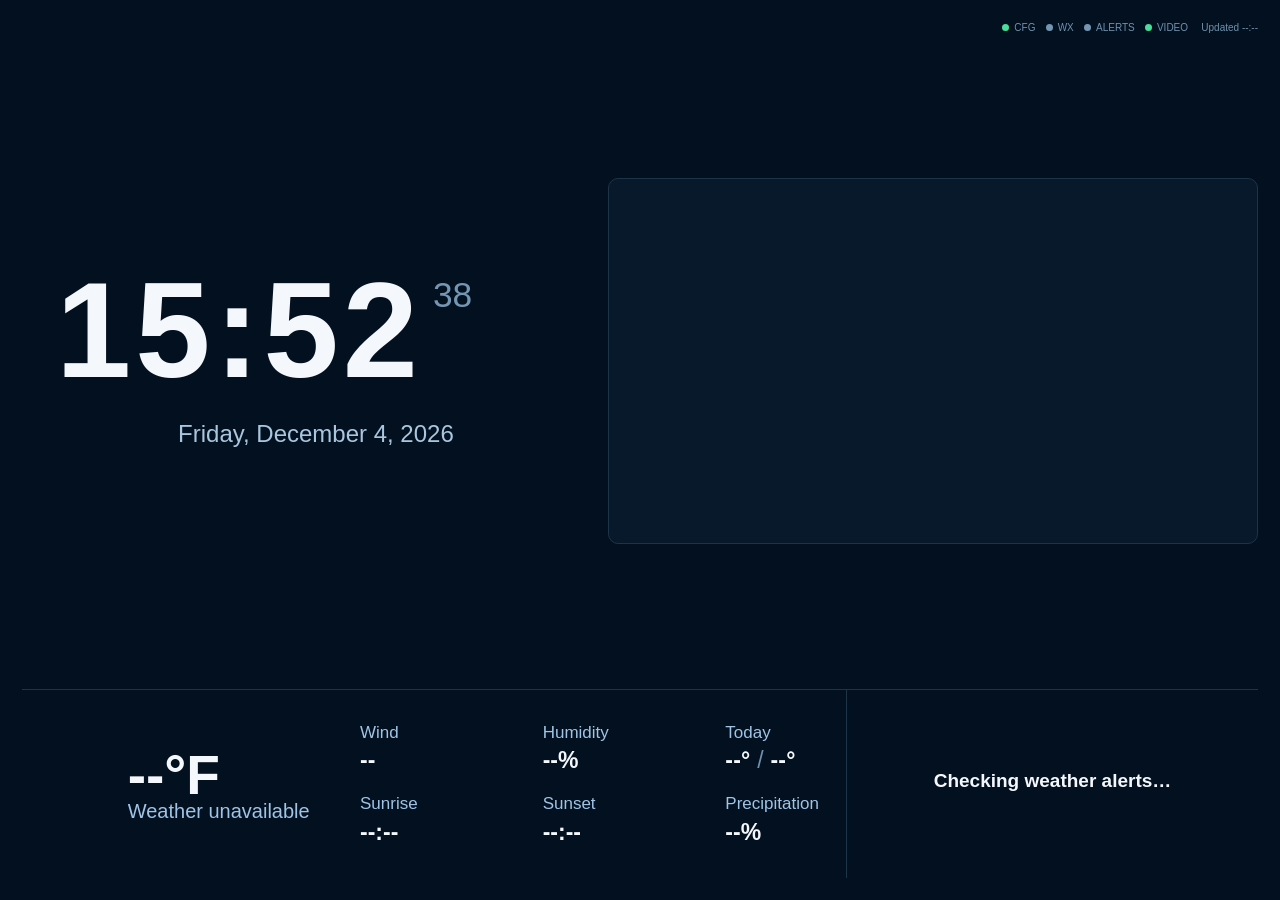
<file: index.html>
<!doctype html>
<html lang="en">
<head>
  <meta charset="utf-8">
  <meta name="viewport" content="width=device-width,initial-scale=1,viewport-fit=cover">
  <meta http-equiv="Cache-Control" content="no-cache, no-store, must-revalidate">
  <meta name="theme-color" content="#020916">
  <title>Display</title>
  <link rel="stylesheet" href="styles.css">
</head>
<body>
  <div class="app" id="app">
    <div class="status-strip" aria-live="polite">
      <span class="health-item"><span id="configDot" class="health-dot"></span><span>CFG</span></span>
      <span class="health-item"><span id="weatherDot" class="health-dot"></span><span>WX</span></span>
      <span class="health-item"><span id="alertsDot" class="health-dot"></span><span>ALERTS</span></span>
      <span class="health-item"><span id="videoDot" class="health-dot"></span><span>VIDEO</span></span>
      <span id="updatedText" class="status-updated">Updated --:--</span>
    </div>

    <main class="hero">
      <section class="clock-panel">
        <div class="clock-block">
          <div class="time-line">
            <span id="timeMain">00:00</span>
            <span id="timeSeconds">00</span>
          </div>
          <div id="dateText" class="date-text">Loading date…</div>
        </div>
      </section>

      <section class="video-panel">
        <div class="video-shell">
          <iframe
            id="videoFrame"
            title="Information Feed"
            allow="autoplay; encrypted-media; picture-in-picture"
            allowfullscreen
            referrerpolicy="strict-origin-when-cross-origin"></iframe>
          <div id="videoFallback" class="video-fallback">
            <span>Communication</span>
            <span>Center</span>
          </div>
        </div>
      </section>
    </main>

    <section id="noticeBanner" class="notice-banner" aria-live="polite">
      <div class="notice-mask">
        <div id="noticeTrack" class="notice-track"></div>
      </div>
      <div id="noticeExpiration" class="notice-expiration"></div>
      <div id="noticeCount" class="notice-count"></div>
    </section>

    <footer class="info-bar">
      <section class="weather-block">
        <div class="weather-summary">
          <div id="weatherIcon" class="weather-icon" aria-hidden="true"></div>
          <div class="weather-primary">
            <div id="temperature" class="temperature">--°F</div>
            <div id="condition" class="condition">Weather unavailable</div>
          </div>
        </div>

        <div class="weather-stats clean-weather-grid">
          <div class="weather-column">
            <div class="weather-group">
              <span class="stat-label">Wind</span>
              <strong id="wind">--</strong>
            </div>
            <div class="weather-group secondary">
              <span class="stat-label">Sunrise</span>
              <strong id="sunrise">--:--</strong>
            </div>
          </div>

          <div class="weather-column">
            <div class="weather-group">
              <span class="stat-label">Humidity</span>
              <strong id="humidity">--%</strong>
            </div>
            <div class="weather-group secondary">
              <span class="stat-label">Sunset</span>
              <strong id="sunset">--:--</strong>
            </div>
          </div>

          <div class="weather-column">
            <div class="weather-group">
              <span class="stat-label">Today</span>
              <strong class="today-range"><span id="highTemp">--°</span><span class="temp-range-divider"> / </span><span id="lowTemp">--°</span></strong>
            </div>
            <div class="weather-group secondary">
              <span class="stat-label">Precipitation</span>
              <strong id="precipitation">--%</strong>
            </div>
          </div>
        </div>
      </section>

      <section class="alerts-block">
        <div id="alerts" class="alerts">
          <div class="alert-title">Checking weather alerts…</div>
          <div class="alert-detail"></div>
        </div>
      </section>
    </footer>
  </div>

  <aside id="diagnostics" class="diagnostics" aria-hidden="true">
    <div class="diagnostics-head">
      <strong>Display Diagnostics</strong>
      <span>Press D to close</span>
    </div>
    <dl id="diagnosticsGrid"></dl>
  </aside>

  <script type="module" src="display.js"></script>
</body>
</html>
</file>
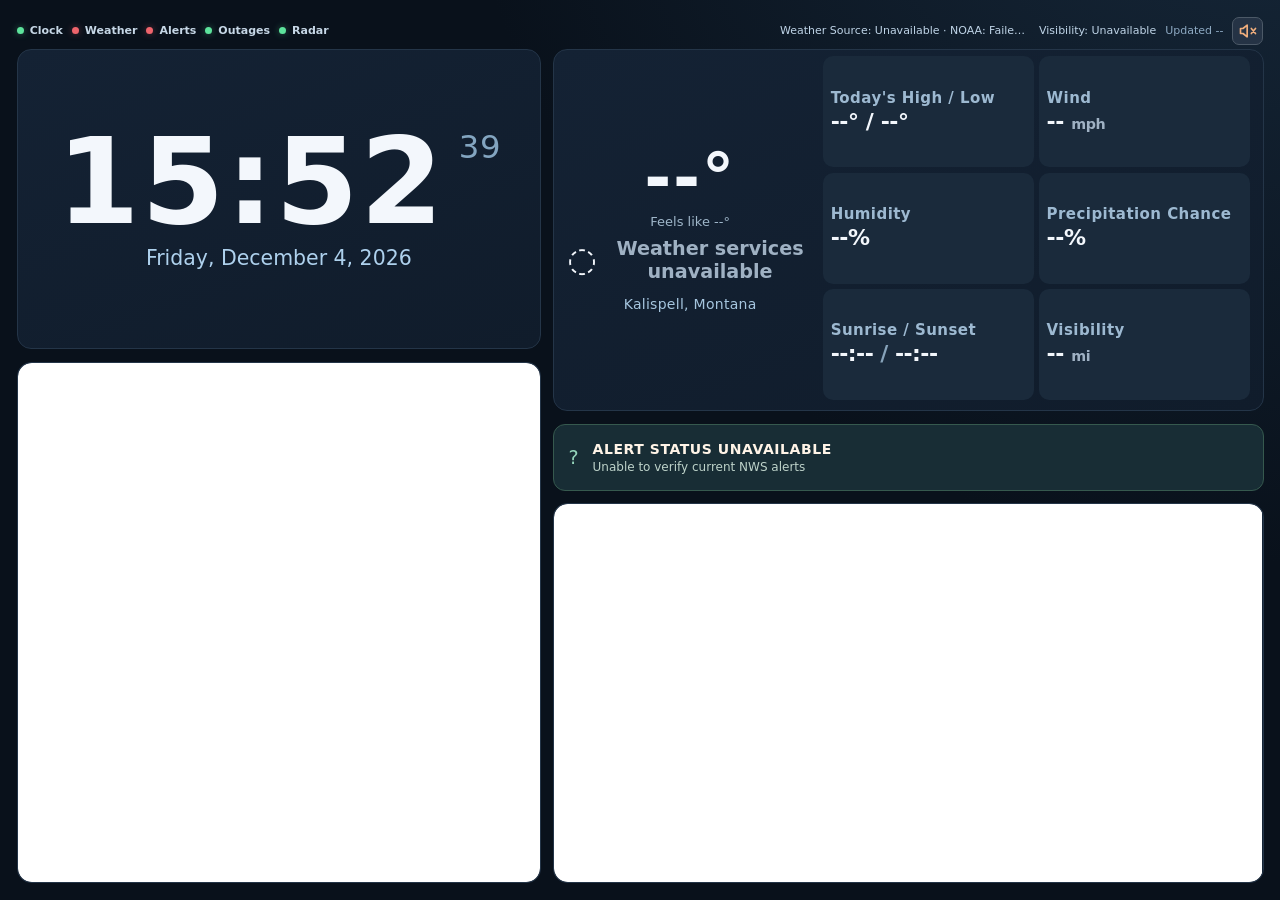
<file: kalispell-dashboard/index.html>
<!doctype html>
<html lang="en">
<head>
  <meta charset="utf-8">
  <meta name="viewport" content="width=device-width, initial-scale=1">
  <meta name="theme-color" content="#0a111b">
  <meta name="description" content="Kalispell, Montana live weather, power outage map and radar TV dashboard">
  <title>Kalispell | Live Information Dashboard</title>
  <!-- Kalispell TV Dashboard v1.2 -->
  <style>
    :root{color-scheme:dark;--bg:#09111b;--panel:#111e2d;--border:#243548;--soft:#9fb1c3;--white:#f3f7fc;--accent:#73c4eb;--ok:#8bd5b1;--warn:#f8c681}
    *{box-sizing:border-box}
    html,body{margin:0;min-height:100%;background:var(--bg);color:var(--white);font-family:Inter,ui-sans-serif,system-ui,-apple-system,"Segoe UI",sans-serif}
    body{overflow:hidden}
    .screen{height:100dvh;min-height:560px;display:grid;grid-template-rows:minmax(0,1fr) auto;gap:clamp(10px,1vw,20px);padding:clamp(12px,1.3vw,28px);background:radial-gradient(circle at 100% -30%,#182b3e 0%,transparent 48%),var(--bg)}
    .header{display:flex;justify-content:space-between;align-items:center;gap:20px;min-height:clamp(88px,12vh,140px)}
    .eyebrow,.label{font-weight:750;letter-spacing:.16em;text-transform:uppercase;color:var(--soft);font-size:clamp(10px,.8vw,16px)}
    .place{display:flex;align-items:center;gap:12px;margin-bottom:7px}
    .place .dot{height:9px;width:9px;flex-shrink:0;background:var(--accent);border-radius:50%;box-shadow:0 0 15px #73c4eb77}
    h1{font-size:clamp(19px,1.9vw,36px);margin:0;font-weight:700;letter-spacing:-.04em}
    .date{color:var(--soft);font-size:clamp(14px,1vw,20px);margin-top:5px}
    .clockgroup{text-align:right;white-space:nowrap}
    .clock{font-size:clamp(48px,5.25vw,108px);font-weight:720;line-height:.98;letter-spacing:-.068em;font-variant-numeric:tabular-nums}
    .clock small{font-size:.45em;letter-spacing:-.02em;color:#7f9bb5}
    .tz{font-size:clamp(10px,.8vw,15px);color:var(--soft);margin-top:6px;letter-spacing:.12em}
    .bodygrid{display:grid;grid-template-columns:minmax(0,42%) minmax(0,1fr);grid-template-rows:minmax(0,1fr);gap:clamp(10px,1vw,20px);min-height:0}
    .panel{min-height:0;overflow:hidden;background:linear-gradient(160deg,#142234,#101c2b);border:1px solid var(--border);border-radius:clamp(14px,1vw,21px);display:flex;flex-direction:column;position:relative}
    .panel-head{padding:clamp(12px,1.2vw,23px) clamp(16px,1.4vw,27px) 0;display:flex;gap:16px;align-items:center;justify-content:space-between;flex-shrink:0}
    .panel-title{display:flex;gap:10px;align-items:center;font-weight:750;letter-spacing:.12em;text-transform:uppercase;font-size:clamp(12px,.9vw,18px)}
    .panel-title svg{width:21px;height:21px;color:var(--accent)}
    .external{color:var(--accent);text-decoration:none;border:1px solid #3c617a;border-radius:8px;padding:8px 12px;font-size:clamp(10px,.7vw,14px);font-weight:650;white-space:nowrap;transition:background .2s}
    .external:hover,.external:focus-visible{background:#1b405c;outline:none}
    .weather{grid-column:auto;grid-row:auto;display:grid;grid-template-rows:auto auto minmax(0,1fr) auto}
    .weather-main{padding:clamp(12px,1.4vw,28px) clamp(16px,1.4vw,27px) clamp(5px,.6vw,12px);display:flex;align-items:center;gap:clamp(12px,1.25vw,22px)}
    .weather-symbol{font-size:clamp(36px,4vw,82px);filter:drop-shadow(0 0 14px #ffffff10);line-height:1;min-width:1.3em;text-align:center}
    .temp{font-size:clamp(52px,5vw,104px);font-weight:730;letter-spacing:-.075em;line-height:1;font-variant-numeric:tabular-nums}
    .condition{font-size:clamp(13px,1.05vw,21px);color:var(--soft);margin-top:6px;font-weight:500}
    .metrics{display:grid;grid-template-columns:repeat(2,minmax(0,1fr));margin:0 clamp(16px,1.4vw,27px);border-top:1px solid var(--border);flex:1;align-content:space-around}
    .metric{padding:clamp(5px,.7vw,12px) 3px;min-width:0}
    .metric:nth-child(even){padding-left:clamp(12px,1.3vw,25px);border-left:1px solid var(--border)}
    .metric-name{color:#96abc0;font-size:clamp(10px,.75vw,15px);letter-spacing:.03em}
    .metric-value{font-weight:680;font-size:clamp(17px,1.5vw,32px);margin-top:4px;font-variant-numeric:tabular-nums;white-space:nowrap}
    .metric-value em{font-size:.65em;color:var(--soft);font-style:normal}
    .weather-bottom{border-top:1px solid var(--border);padding:clamp(9px,.7vw,14px) clamp(16px,1.4vw,27px);display:flex;justify-content:space-between;align-items:center;gap:8px;color:#93a9be;font-size:clamp(10px,.7vw,14px)}
    .status-dot{display:inline-block;width:7px;height:7px;background:#7d8e9f;border-radius:50%;margin-right:6px}
    .status-dot.live{background:var(--ok)}.status-dot.error{background:var(--warn)}
    .map-panel{grid-column:auto;grid-row:auto;}
    .radar-panel{grid-column:auto;grid-row:auto}
    .map-wrap{position:relative;flex:1;min-height:0;margin:clamp(11px,.9vw,18px);overflow:hidden;border-radius:10px;background:repeating-linear-gradient(45deg,#162637,#162637 14px,#1b2c3d 14px,#1b2c3d 28px)}
    iframe{position:absolute;inset:0;width:100%;height:100%;border:0;background:#152435}
    .map-caption{position:absolute;right:12px;bottom:12px;background:#0b1726e6;padding:7px 11px;border:1px solid #324356;border-radius:8px;color:#c5d1dc;font-size:clamp(10px,.72vw,14px);pointer-events:none}
    .radar-caption{left:12px;right:auto}
    footer{display:flex;justify-content:space-between;align-items:center;gap:16px;color:#718ba4;font-size:clamp(10px,.75vw,15px);padding:0 4px;min-height:17px}
    footer a{color:#a8c9df;text-decoration:none}
    .offscreen{position:absolute;width:1px;height:1px;overflow:hidden;clip-path:inset(50%)}
    .leftstack,.rightstack{min-height:0;display:grid;gap:clamp(10px,1vw,20px)}
    .leftstack{grid-template-rows:minmax(0,.73fr) minmax(0,1.27fr)}
    .rightstack{grid-template-rows:minmax(0,1fr) minmax(0,1fr)}
    .rightstack.has-alerts{grid-template-rows:minmax(0,1fr) auto minmax(0,1fr)}
    .clock-panel{padding:clamp(18px,2.2vw,44px);justify-content:space-between}
    .clock-panel .clockgroup{text-align:left;white-space:nowrap}
    .clock-panel .clock{font-size:clamp(64px,7.4vw,148px)}
    .clock-panel .date{font-size:clamp(17px,1.55vw,30px);color:#e2eaf4}
    .clock-panel h1{font-size:clamp(24px,2.35vw,44px)}
    .clock-panel .tz{font-size:clamp(12px,.95vw,18px)}
    .weather-main{padding-top:clamp(6px,.85vw,18px);padding-bottom:3px}
    .weather-symbol{font-size:clamp(35px,3.2vw,67px)}
    .temp{font-size:clamp(48px,4.4vw,92px)}
    .metric-value{font-size:clamp(17px,1.38vw,29px)}
    .metric{padding:clamp(3px,.38vw,8px) 3px}
    .alert-banner{display:none;background:linear-gradient(100deg,#5f311d,#342327);border:1px solid #e7a16d;color:#fff4e7;border-radius:12px;padding:clamp(10px,.9vw,18px) clamp(14px,1vw,22px);align-items:center;gap:14px;min-width:0}
    .alert-banner.active{display:flex}
    .alert-symbol{font-size:27px;flex-shrink:0}
    .alert-copy{min-width:0;flex:1}
    .alert-heading{font-size:clamp(13px,1vw,20px);font-weight:800;letter-spacing:.04em}
    .alert-details{font-size:clamp(11px,.8vw,15px);color:#f0c8ae;margin-top:3px;overflow:hidden;text-overflow:ellipsis;white-space:nowrap}
    .alert-link{color:#ffe2b2;text-decoration:underline;font-size:clamp(11px,.75vw,14px);white-space:nowrap}
    .alert-banner.severe{background:linear-gradient(100deg,#862b2b,#41202a);border-color:#ff8989}
    /* v3: Clock featured, outage map expanded, compact weather information tiles */
    .clock-panel{justify-content:center;align-items:center;gap:clamp(8px,1.2vh,16px);padding:clamp(10px,1.2vw,22px)}
    .clock-panel .clockgroup{width:100%;text-align:center;display:flex;align-items:center;justify-content:center;flex-direction:column;gap:clamp(6px,1vh,12px);margin-top:0}
    .clock-panel .clock{display:flex;align-items:flex-start;justify-content:center;gap:clamp(4px,.7vw,14px);font-size:clamp(80px,10.1vw,188px);line-height:.92;letter-spacing:-.065em;font-weight:650}
    .clock-panel .clock small{font-size:.27em;line-height:1.05;letter-spacing:0;margin-top:.08em;color:#83a5c0;font-weight:500}
    .clock-panel .date{font-size:clamp(18px,1.6vw,30px);color:#aed1ed;font-weight:400;margin:0;text-align:center}
    .metrics{grid-template-columns:repeat(3,minmax(0,1fr));gap:clamp(6px,.45vw,10px);margin:0 clamp(12px,1vw,20px) clamp(6px,.5vw,10px);padding-top:clamp(4px,.4vw,8px);align-content:start}
    .metric,.metric:nth-child(even){border:0;padding:clamp(8px,.65vw,12px);background:#1a2a3b;border-radius:10px;display:flex;flex-direction:column;justify-content:center;gap:clamp(4px,.25vw,7px)}
    .metric-name{font-size:clamp(10px,.68vw,13px);line-height:1.2;color:#9db9d1}
    .metric-value{font-size:clamp(18px,1.45vw,28px);margin:0;letter-spacing:-.02em}
    .weather-main{flex-shrink:0;gap:clamp(12px,1.1vw,20px);padding:clamp(6px,.55vw,12px) clamp(16px,1.1vw,24px) clamp(4px,.35vw,8px)}
    .weather-symbol{min-width:1.1em;font-size:clamp(44px,3.7vw,72px)}
    .temp{font-size:clamp(56px,4.5vw,90px)}
    .condition{margin-top:2px}
    .weather-location{font-size:clamp(11px,.8vw,15px);color:#83a5c0;letter-spacing:.12em;text-transform:uppercase;margin-top:5px}
    .weather-bottom{flex-shrink:0;padding:clamp(7px,.55vw,10px) clamp(16px,1.1vw,22px);font-size:clamp(10px,.68vw,13px)}
    @media(max-height:820px) and (min-width:851px){.metric,.metric:nth-child(even){padding:5px 9px;gap:2px}.weather-main{padding:5px 18px}.temp{font-size:clamp(44px,3.9vw,76px)}.clock-panel .clock{font-size:clamp(72px,9.6vw,176px)}.clock-panel .date{font-size:clamp(16px,1.45vw,26px)}}
    @media(max-width:850px){body{overflow:auto}.screen{height:auto;min-height:100dvh}.bodygrid{grid-template-columns:1fr;grid-template-rows:auto auto}.leftstack{grid-template-rows:250px 370px}.rightstack{grid-template-rows:370px 340px}.rightstack.has-alerts{grid-template-rows:370px auto 340px}.weather-main{padding-top:20px}.metrics{min-height:210px}.clock-panel .clock{font-size:clamp(54px,10vw,100px)}.metrics{grid-template-columns:repeat(2,minmax(0,1fr))}footer{flex-wrap:wrap}}
    @media(max-height:730px) and (min-width:851px){.screen{gap:8px;padding:10px}.weather-main{padding-top:2px;padding-bottom:2px}.metric{padding-top:1px;padding-bottom:1px}.panel-head{padding-top:8px}.map-wrap{margin:7px}.weather-bottom{padding-top:4px;padding-bottom:4px}.clock-panel{padding:12px}.clock-panel .clockgroup{gap:4px}}

    /* v5: fullscreen map canvases, compact landscape weather + persistent alert strip */
    .rightstack,.rightstack.has-alerts{grid-template-rows:minmax(0,1fr) auto minmax(0,1.05fr)}
    .map-panel .map-wrap,.radar-panel .map-wrap{margin:0;border-radius:inherit;flex:1}
    .weather{display:flex;flex-direction:column}
    .weather-content{padding-top:clamp(12px,1vw,22px)}
    .weather-main{justify-content:flex-start;padding-top:clamp(6px,.6vw,14px)}
    .weather-location{margin-top:clamp(3px,.35vw,8px);font-size:clamp(11px,.85vw,17px);color:#a6c6df;text-transform:none;letter-spacing:.02em;text-align:center}
    .weather .panel-head{padding:clamp(10px,.85vw,17px) clamp(14px,1vw,22px) 5px}
    .weather-content{display:grid;grid-template-columns:minmax(0,36%) minmax(0,1fr);gap:clamp(8px,.7vw,14px);padding:clamp(6px,.5vw,10px) clamp(12px,1vw,20px) clamp(10px,.7vw,14px);flex:1;min-height:0;align-items:stretch}
    .weather-main{padding:0;display:flex;flex-direction:column;align-items:center;justify-content:center;gap:clamp(5px,.7vh,12px);min-width:0}
    .weather-symbol{font-size:clamp(42px,4vw,76px);min-width:0}
    .temp{font-size:clamp(58px,5.1vw,100px);line-height:1;text-align:center}
    .condition{font-size:clamp(13px,1.08vw,20px);text-align:center;margin:0}
    .metrics{border-top:0;display:grid;grid-template-columns:repeat(2,minmax(0,1fr));grid-template-rows:repeat(3,minmax(0,1fr));gap:clamp(5px,.4vw,9px);margin:0;padding:0;min-height:0;align-content:stretch}
    .metric,.metric:nth-child(even){padding:clamp(5px,.48vw,10px);min-height:0;gap:clamp(2px,.3vh,6px);justify-content:center}
    .metric-name{font-size:clamp(10px,.73vw,14px)}
    .metric-value{font-size:clamp(18px,1.52vw,30px)}
    .alert-banner{display:flex;min-height:clamp(67px,7vh,92px);background:#182d35;border-color:#36594e;padding:clamp(8px,.65vw,13px) clamp(14px,1vw,20px)}
    .alert-banner.severe{background:linear-gradient(100deg,#862b2b,#41202a);border-color:#ff8989}
    .alert-symbol{font-size:clamp(19px,1.3vw,26px);color:#95d5bb}
    .alert-banner.severe .alert-symbol{color:#fff}
    .alert-heading{font-size:clamp(12px,.93vw,17px)}
    .alert-details{font-size:clamp(10px,.74vw,14px);color:#bed3ca}
    .alert-link[hidden]{display:none}
    .footer-health{white-space:nowrap}
    @media (min-width:851px) and (max-height:820px){.weather-content{padding:3px 10px 8px}.weather .panel-head{padding-top:7px}.weather-symbol{font-size:clamp(32px,3vw,55px)}.temp{font-size:clamp(45px,4.2vw,78px)}.metric,.metric:nth-child(even){padding:3px 8px;gap:2px}.metric-value{font-size:clamp(16px,1.35vw,25px)}.condition{font-size:clamp(11px,.93vw,17px)}}
    @media (max-width:850px){.rightstack,.rightstack.has-alerts{grid-template-rows:380px auto 340px}.weather-content{grid-template-columns:36% 1fr}.metrics{grid-template-columns:repeat(2,minmax(0,1fr));min-height:0}footer{flex-wrap:wrap}.footer-health{white-space:normal}}
    /* v7: give the clock and temperature digits breathing room */
    .clock-panel .clock{letter-spacing:.005em;gap:clamp(10px,1.1vw,22px);font-size:clamp(72px,9.35vw,176px)}
    .clock-panel .clock > span{letter-spacing:.012em;white-space:nowrap}
    .clock-panel .clock small{letter-spacing:.02em;margin-top:.10em}
    .temp{letter-spacing:.025em;font-kerning:normal}
    @media (min-width:851px) and (max-height:820px){.clock-panel .clock{font-size:clamp(68px,8.9vw,162px)}}
    @media (max-width:850px){.clock-panel .clock{font-size:clamp(50px,9vw,95px);gap:8px}}


    /* v1.2: compact health header and larger TV typography */
    .screen{grid-template-rows:auto minmax(0,1fr);gap:clamp(4px,.35vw,7px)}
    .topbar{display:flex;justify-content:space-between;align-items:center;gap:9px;min-height:22px;color:#c6d7e6;font-size:clamp(11px,.72vw,14px);white-space:nowrap}
    .topbar-status,.topbar-controls{display:flex;align-items:center;gap:clamp(7px,.7vw,13px);min-width:0}
    .topbar-source{color:#bfd4e7;overflow:hidden;text-overflow:ellipsis;max-width:270px}
    .topbar-updated{color:#8eaac3}
    .health-item{display:inline-flex;gap:6px;align-items:center;font-weight:600}
    .health-light{display:inline-block;width:7px;height:7px;flex:none;border-radius:50%;background:#e28c57;box-shadow:0 0 0 2px #ffffff12}
    .health-light.good{background:#5de39c;box-shadow:0 0 7px #5de39c69}
    .health-light.bad{background:#ef646c;box-shadow:0 0 7px #ef646c65}
    .weather-location{font-size:clamp(14px,1.04vw,21px)}
    .condition{font-size:clamp(16px,1.24vw,24px)}
    .metric-name{font-size:clamp(13px,.95vw,19px);line-height:1.2}
    .metric-value{font-size:clamp(21px,1.75vw,36px)}
    .metric,.metric:nth-child(even){padding:clamp(6px,.58vw,12px)}
    .alert-heading{font-size:clamp(14px,1.08vw,21px)}
    .alert-details{font-size:clamp(12px,.88vw,17px)}
    .weather-content{gap:clamp(8px,.8vw,15px)}
    @media(min-width:851px) and (max-height:820px){
      .metric-name{font-size:clamp(12px,.86vw,16px)}
      .metric-value{font-size:clamp(18px,1.55vw,30px)}
      .weather-location{font-size:clamp(12px,.94vw,18px)}
      .condition{font-size:clamp(14px,1.06vw,20px)}
    }
    @media(max-width:1120px){.topbar{gap:6px}.topbar-status{gap:8px}.topbar-controls{gap:7px}.topbar-source{max-width:155px}}
    @media(max-width:850px){.screen{grid-template-rows:auto auto}.topbar-status{flex-wrap:wrap}.topbar-controls{flex-wrap:wrap}}
    /* Pixel shifting is always active on the content panels; the header stays fixed. */
    .bodygrid{transition:transform 1.5s ease-in-out;will-change:transform}


    /* v1.2 TV readability refinements. Keep short-height rules readable too. */
    .metric-name{font-size:clamp(15px,1.12vw,22px);font-weight:650;line-height:1.24}
    .condition{font-size:clamp(19px,1.48vw,29px);font-weight:600;line-height:1.2}
    @media(min-width:851px) and (max-height:820px){
      .metric-name{font-size:clamp(14px,1.04vw,19px)}
      .condition{font-size:clamp(17px,1.3vw,24px)}
    }

    .solar-pair{font-size:clamp(17px,1.4vw,29px);letter-spacing:-.025em}
    .solar-sep{color:#87a3ba}
    .alert-banner.watch{background:linear-gradient(95deg,#55431b,#312e25);border-color:#e2be69}
    .alert-banner.advisory{background:linear-gradient(95deg,#534d21,#302e23);border-color:#ddd278}
    .alert-banner.severe{background:linear-gradient(100deg,#862b2b,#41202a);border-color:#ff8989}
    .alert-banner.critical{background:linear-gradient(100deg,#a52626,#4b101b);border-color:#ff6666}
    .stale-indicator{color:#e9b279!important}
    .screen{filter:brightness(var(--screen-brightness,1))}
    .audio-icon{width:31px;height:28px;flex-shrink:0;display:inline-flex;align-items:center;justify-content:center;border-radius:7px;background:#253345;border:1px solid #4c5967;color:#f0ae7d;cursor:pointer;padding:4px}
    .audio-icon .speaker-svg{width:20px;height:20px}
    .audio-icon .speaker-wave{display:none}
    .audio-icon .speaker-slash{display:block}
    .audio-icon.audio-on{color:#80f0ae;background:#153f30;border-color:#319765;box-shadow:0 0 8px #38ce8244}
    .audio-icon.audio-on .speaker-wave{display:block}
    .audio-icon.audio-on .speaker-slash{display:none}
    @keyframes soundAttention{0%,100%{background:#253345;box-shadow:none}50%{background:#743825;box-shadow:0 0 12px #f29b6388}}
    .audio-icon.needs-audio{animation:soundAttention 1.65s ease-in-out infinite}
    @media(prefers-reduced-motion:reduce){.audio-icon.needs-audio{animation:none;border-color:#f0ae7d}}
  
    /* v1.2 TV layout polish */
    .weather-main{justify-content:center!important;align-items:center!important;gap:clamp(8px,.8vh,14px)!important;height:100%;min-height:0}
    .condition-line{display:flex;align-items:center;justify-content:center;gap:clamp(9px,.8vw,16px);max-width:100%;text-align:center}
    .condition-line .weather-symbol{font-size:clamp(28px,2.65vw,49px);min-width:0;line-height:1;flex-shrink:0}
    .condition-line .condition{font-size:clamp(19px,1.5vw,27px);margin:0;font-weight:650}
    .metrics .metric-name{font-size:clamp(15px,1.06vw,20px);font-weight:650;line-height:1.15}
    .metrics .metric-value{font-size:clamp(22px,1.55vw,30px);font-weight:700;line-height:1.1}

    .topbar-source{max-width:250px}
    @media(min-width:851px) and (max-height:820px){.metrics .metric-name{font-size:clamp(13px,.98vw,18px)}.metrics .metric-value{font-size:clamp(19px,1.42vw,27px)}.condition-line .weather-symbol{font-size:clamp(25px,2.3vw,40px)}}


    /* Official EPA AirNow iframe: scaled to fit the compact sixth weather tile. */

    .feels-like{font-size:clamp(13px,1vw,19px);color:#9fb6c9;margin-top:-4px;font-weight:500;white-space:nowrap}
    @media(max-height:820px) and (min-width:851px){.feels-like{font-size:clamp(12px,.86vw,16px)}}
  </style>
</head>
<body>
<main class="screen">
  <header class="topbar" aria-label="Dashboard health and controls">
    <div class="topbar-status">
      <span class="health-item"><i class="health-light" id="clock-light"></i>Clock</span>
      <span class="health-item" title="Green when recent weather data is available"><i class="health-light" id="weather-light"></i>Weather</span>
      <span class="health-item"><i class="health-light" id="alert-light"></i>Alerts</span>
      <span class="health-item" title="Frame loaded; does not verify outage provider data"><i class="health-light" id="outage-light"></i>Outages</span>
      <span class="health-item" title="Frame loaded; does not verify radar provider data"><i class="health-light" id="radar-light"></i>Radar</span>
    </div>
    <div class="topbar-controls">
      <span id="weather-status" class="topbar-source">Weather Source: Connecting</span>
      <span id="visibility-source" class="topbar-source">Visibility: Connecting</span>
      <span id="updated" class="topbar-updated">Updated --</span>
      <span id="alert-status" class="offscreen">Alerts checking</span>
      <button id="audio-enable" class="audio-icon needs-audio" type="button" aria-label="Enable dashboard alarm sounds" title="Click to enable alarm sounds" aria-pressed="false"><svg class="speaker-svg" viewBox="0 0 24 24" aria-hidden="true" fill="none" stroke="currentColor" stroke-width="2" stroke-linecap="round" stroke-linejoin="round"><path d="M11 5 6 9H3v6h3l5 4V5Z"/><path class="speaker-wave" d="M15 9a5 5 0 0 1 0 6M18 6a9 9 0 0 1 0 12"/><path class="speaker-slash" d="m16 9 5 6m0-6-5 6"/></svg></button>
    </div>
  </header>

  <section class="bodygrid" aria-label="Live Kalispell TV information">
    <div class="leftstack">
      <article class="panel clock-panel" aria-label="Kalispell date and time">
        <div class="clockgroup">
          <div class="clock" aria-label="Local 24 hour time"><span id="clock">--:--</span><small id="seconds">--</small></div>
          <div class="date" id="date">Loading local date…</div>
          
        </div>
      </article>
    <article class="panel map-panel">
      
      <div class="map-wrap"><iframe id="outage-frame" title="Flathead Electric Cooperative outage map" loading="eager" referrerpolicy="no-referrer" src="https://outage.flathead.coop:8181/"></iframe></div>
    </article>

    </div>
    <div class="rightstack" id="rightstack">
    <article class="panel weather">

      <div class="weather-content"><div class="weather-main"><div class="temp" id="temp">--°</div><div class="feels-like" id="feels-like">Feels like --°</div><div class="condition-line"><span class="weather-symbol" id="weather-icon" aria-hidden="true">◌</span><span class="condition" id="condition">Connecting…</span></div><div class="weather-location">Kalispell, Montana</div></div>
      <div class="metrics">
        <div class="metric"><div class="metric-name">Today's High / Low</div><div class="metric-value" id="highlow">--° / --°</div></div>
        <div class="metric"><div class="metric-name">Wind</div><div class="metric-value" id="wind">-- <em>mph</em></div></div>
        <div class="metric"><div class="metric-name">Humidity</div><div class="metric-value" id="humidity">--%</div></div>
        <div class="metric"><div class="metric-name">Precipitation Chance</div><div class="metric-value" id="precip">--%</div></div>
        <div class="metric"><div class="metric-name">Sunrise / Sunset</div><div class="metric-value solar-pair"><span id="sunrise">--:--</span><span class="solar-sep"> / </span><span id="sunset">--:--</span></div></div>
        <div class="metric"><div class="metric-name">Visibility</div><div class="metric-value" id="visibility">-- <em>mi</em></div></div>
      </div>
      </div>
    </article>

      <aside class="alert-banner" id="alert-banner" role="status" aria-live="polite" aria-label="Active National Weather Service alerts">
        <span class="alert-symbol" id="alert-symbol" aria-hidden="true">✓</span>
        <div class="alert-copy"><div class="alert-heading" id="alert-heading">CHECKING WEATHER ALERTS</div><div class="alert-details" id="alert-details">Waiting for National Weather Service response</div></div>
        <a class="alert-link" id="alert-link" hidden target="_blank" rel="noopener noreferrer" href="https://www.weather.gov/mso/">DETAILS ↗</a>
      </aside>
    <article class="panel radar-panel">
      
      <div class="map-wrap"><iframe id="radar-frame" title="Windy live weather radar over northwest Montana" loading="eager" src="https://embed.windy.com/embed2.html?lat=48.198&lon=-114.312&detailLat=48.198&detailLon=-114.312&width=1200&height=400&zoom=8&level=surface&overlay=radar&product=radar&menu=&message=&marker=&calendar=now&pressure=&type=map&location=coordinates&detail=&metricWind=mph&metricTemp=%C2%B0F&radarRange=-1&play=1" allow="autoplay" allowfullscreen></iframe></div>
    </article>
    </div>
  </section>

</main>
<script>
  'use strict';
  // Most browsers block audible playback until a user interacts with the page.
  // Press Enable sound once on the TV browser to unlock synthesized alarms.
  let audioContext=null, audioReady=false;
  const soundButton=document.getElementById('audio-enable');
  function tone(freq,start,duration,volume=0.12){
    if(!audioReady||!audioContext)return;
    const osc=audioContext.createOscillator(),gain=audioContext.createGain();
    osc.type='sine';osc.frequency.setValueAtTime(freq,start);
    gain.gain.setValueAtTime(0,start);
    gain.gain.linearRampToValueAtTime(volume,start+0.015);
    gain.gain.exponentialRampToValueAtTime(0.001,start+duration);
    osc.connect(gain).connect(audioContext.destination);osc.start(start);osc.stop(start+duration+0.01);
  }
  function playSound(kind){
    if(audioMuted||!audioReady||!audioContext||audioContext.state!=='running')return;
    const at=audioContext.currentTime+0.035;
    if(kind==='fault'){
      tone(440,at,0.19);tone(330,at+0.24,0.28);
    }else if(kind==='alert'){
      tone(660,at,0.19,0.16);tone(880,at+0.25,0.22,0.16);tone(1046,at+0.55,0.4,0.18);
    }else if(kind==='warning'){
      for(let k=0;k<3;k++){tone(850,at+k*.55,.23,.2);tone(630,at+k*.55+.26,.25,.2)}
    }
  }
  let audioMuted=false;
  function showAudioStatus(){
    const enabled=audioReady&&!audioMuted&&audioContext?.state==='running';
    soundButton.classList.toggle('audio-on',enabled);
    soundButton.classList.toggle('needs-audio',!enabled);
    soundButton.setAttribute('aria-pressed',String(enabled));
    soundButton.setAttribute('aria-label',enabled?'Mute dashboard alarm sounds':'Enable dashboard alarm sounds');
    soundButton.title=enabled?'Sound on — click to mute':'Sound off — click to enable';
  }
  async function activateSound(){
    try{
      if(!(window.AudioContext||window.webkitAudioContext))throw new Error('Web Audio not supported');
      audioContext??=new (window.AudioContext||window.webkitAudioContext)();
      await audioContext.resume();
      audioReady=audioContext.state==='running';
    }catch(error){audioReady=false;console.warn('Audio activation unavailable:',error)}
    showAudioStatus();
  }
  soundButton.addEventListener('click',()=>{
    if(audioReady&&!audioMuted&&audioContext?.state==='running'){
      audioMuted=true;showAudioStatus();
    }else{
      audioMuted=false;activateSound();
    }
  });
  // Try audio on first load, but the browser may require a genuine user gesture.
  // Never claim audio is on unless its AudioContext is actually running.
  activateSound();
  document.addEventListener('visibilitychange',showAudioStatus);
  setInterval(showAudioStatus,10000);
  // No alarm on startup: only a subsequent known-green-to-red transition.
  const previousLights=new Map();
  // Persist most recent alert identities/severity so refreshes and page reloads do not re-alarm.
  const ALERT_STORAGE='kalispell-nws-alert-severity-v2';
  let previousAlerts=null;
  try{const stored=sessionStorage.getItem(ALERT_STORAGE);if(stored)previousAlerts=new Map(JSON.parse(stored))}catch(e){}
  function reportAlertIds(alerts){
    const current=new Map(alerts.map(f=>{
      const p=f.properties||{};
      return [String(p.id||p['@id']||f.id||`${p.event}-${p.onset}`),alertPriority(p)];
    }));
    if(previousAlerts!==null){
      const changes=[...current.entries()].filter(([id,level])=>!previousAlerts.has(id)||level>previousAlerts.get(id));
      if(changes.length)playSound(changes.some(([,level])=>level>=3)?'warning':'alert');
    }
    previousAlerts=current;
    try{sessionStorage.setItem(ALERT_STORAGE,JSON.stringify([...current.entries()]))}catch(e){}
  }
  function alertPriority(p){
    const name=String(p.event||'').toLowerCase();
    if(/warning|emergency/.test(name))return 3;
    if(/watch/.test(name))return 2;
    if(/advisory|statement/.test(name))return 1;
    return {Extreme:3,Severe:3,Moderate:2,Minor:1}[p.severity]||1;
  }
  const TZ='America/Denver';
  const $=id=>document.getElementById(id);
  const timeFmt=new Intl.DateTimeFormat('en-US',{timeZone:TZ,hour:'2-digit',minute:'2-digit',hourCycle:'h23'});
  const updateFmt=new Intl.DateTimeFormat('en-US',{timeZone:TZ,month:'short',day:'numeric',year:'numeric',hour:'2-digit',minute:'2-digit',hourCycle:'h23'});
  const dateFmt=new Intl.DateTimeFormat('en-US',{timeZone:TZ,weekday:'long',month:'long',day:'numeric',year:'numeric'});
  const clockFmt=new Intl.DateTimeFormat('en-US',{timeZone:TZ,hour:'2-digit',minute:'2-digit',second:'2-digit',hourCycle:'h23'});
  function clockTick(){let now=new Date();let parts=clockFmt.formatToParts(now);let val=x=>parts.find(p=>p.type===x)?.value??'00';$('clock').textContent=`${val('hour')}:${val('minute')}`;$('seconds').textContent=val('second');$('date').textContent=dateFmt.format(now)}
  clockTick();setInterval(clockTick,1000);
  const WEATHER_URL='https://api.open-meteo.com/v1/forecast?latitude=48.1987&longitude=-114.3129&current=temperature_2m,relative_humidity_2m,weather_code,is_day,wind_speed_10m,wind_direction_10m,apparent_temperature,visibility&daily=temperature_2m_max,temperature_2m_min,sunrise,sunset&hourly=precipitation_probability&temperature_unit=fahrenheit&wind_speed_unit=mph&timezone=America%2FDenver&forecast_days=2';
  const compass=d=>['N','NE','E','SE','S','SW','W','NW'][Math.round((d%360)/45)%8];
  const txt=(v,suffix='')=>Number.isFinite(v)?`${Math.round(v)}${suffix}`:'--';
  const weatherLookup=(code,isDay)=>{
    if(code===0)return[isDay?'☀':'☾','Clear sky'];
    if(code===1)return[isDay?'🌤':'☾','Mainly clear'];
    if(code===2)return['⛅','Partly cloudy'];
    if(code===3)return['☁','Overcast'];
    if([45,48].includes(code))return['≋','Foggy'];
    if([51,53,55,56,57].includes(code))return['🌧','Drizzle'];
    if([61,63,65,66,67,80,81,82].includes(code))return['🌧','Rain'];
    if([71,73,75,77,85,86].includes(code))return['❄','Snow'];
    if([95,96,99].includes(code))return['⛈','Thunderstorms'];
    return['◌','Conditions unavailable'];
  };
  function precipitationProbability(data){
    const times=data.hourly?.time??[],vals=data.hourly?.precipitation_probability??[];
    // Open-Meteo hourly timestamps are Kalispell-local; find the nearest local hour.
    const key=new Intl.DateTimeFormat('sv-SE',{timeZone:TZ,year:'numeric',month:'2-digit',day:'2-digit',hour:'2-digit',hourCycle:'h23'}).format(new Date()).replace(' ','T');
    let index=times.indexOf(key+':00');
    if(index<0)index=times.findIndex(t=>t>=key);
    return index>=0?vals[index]:null;
  }
  let weatherLastSuccessful=0;
  async function fetchJson(url,timeoutMs=14000){
    const controller=new AbortController();const timer=setTimeout(()=>controller.abort(),timeoutMs);
    try{
      const response=await fetch(url,{cache:'no-store',signal:controller.signal,headers:{Accept:'application/json'}});
      if(!response.ok)throw new Error(`HTTP ${response.status}`);
      return await response.json();
    }finally{clearTimeout(timer)}
  }
  function setWeatherStatus(message,ok=false){
    $('weather-status').textContent=message;
  }
  function windInfo(speed,direction){
    const bearing=Number.isFinite(direction)?compass(direction):'';
    $('wind').innerHTML=`${txt(speed)} <em>mph ${bearing}</em>`;
  }
  function renderOpenMeteo(data){
    const c=data.current,d=data.daily;
    if(!c||!d||!Number.isFinite(c.temperature_2m))throw new Error('Missing current temperature');
    const [icon,condition]=weatherLookup(c.weather_code,c.is_day===1);
    $('weather-icon').textContent=icon;$('temp').textContent=txt(c.temperature_2m,'°');$('condition').textContent=condition;
    $('highlow').textContent=`${txt(d.temperature_2m_max?.[0],'°')} / ${txt(d.temperature_2m_min?.[0],'°')}`;
    windInfo(c.wind_speed_10m,c.wind_direction_10m);
    $('humidity').textContent=txt(c.relative_humidity_2m,'%');$('precip').textContent=txt(precipitationProbability(data),'%');
    $('feels-like').textContent=`Feels like ${txt(c.apparent_temperature,'°')}`;
    if(Number.isFinite(c.visibility)){renderVisibility(c.visibility/1609.344,'Open-Meteo (fallback)')}
    $('sunrise').textContent=d.sunrise?.[0]?.split('T')[1]?.slice(0,5)??'--:--';
    $('sunset').textContent=d.sunset?.[0]?.split('T')[1]?.slice(0,5)??'--:--';
  }
  // If Open-Meteo cannot be reached, NWS supplies current forecast conditions and high/low.
  // Unavailable fields stay as dashes instead of showing made-up measurements.
  async function renderNwsPrimary(){
    const point=await fetchJson('https://api.weather.gov/points/48.1987,-114.3129');
    const hourlyUrl=point.properties?.forecastHourly;
    const dailyUrl=point.properties?.forecast;
    if(!hourlyUrl||!dailyUrl)throw new Error('NWS location lookup unavailable');
    const [hourly,daily]=await Promise.all([fetchJson(hourlyUrl),fetchJson(dailyUrl)]);
    const h=hourly.properties?.periods?.[0],periods=daily.properties?.periods??[];
    if(!h||!Number.isFinite(h.temperature))throw new Error('NWS forecast missing');
    const isDay=h.isDaytime;
    const text=h.shortForecast||'Forecast conditions';
    const wx=String(text).toLowerCase();
    $('weather-icon').textContent=/snow/.test(wx)?'❄':/thunder/.test(wx)?'⛈':/rain|shower/.test(wx)?'🌧':/cloud|overcast/.test(wx)?'☁':isDay?'☀':'☾';
    let tempF=h.temperature;
    if(h.temperatureUnit==='C')tempF=tempF*9/5+32;
    $('temp').textContent=txt(tempF,'°');$('condition').textContent=text;
    const highs=periods.filter(p=>p.isDaytime),lows=periods.filter(p=>!p.isDaytime);
    $('highlow').textContent=`${txt(highs[0]?.temperature,'°')} / ${txt(lows[0]?.temperature,'°')}`;
    const windMatch=String(h.windSpeed||'').match(/\d+/);
    const windMph=windMatch?Number(windMatch[0]):NaN;
    const rhForFeels=h.relativeHumidity?.value;
    $('feels-like').textContent=`Feels like ${txt(feelsLikeF(tempF,windMph,rhForFeels),'°')}`;
    $('wind').textContent=(windMatch?windMatch[0]:'--')+' mph '+(h.windDirection||'');
    const rh=h.relativeHumidity?.value;
    $('humidity').textContent=txt(rh,'%');
    $('precip').textContent=txt(h.probabilityOfPrecipitation?.value,'%');
    $('sunrise').textContent='--:--';$('sunset').textContent='--:--';
  }
  // Sunrise/sunset computed locally with NOAA's published solar equations.
  // Open-Meteo is consulted only if the NOAA/NWS forecast itself fails.
  function calculateSolarTimes(){
    const dateParts = new Intl.DateTimeFormat('en-US',{timeZone:TZ,year:'numeric',month:'numeric',day:'numeric'}).formatToParts(new Date());
    const field = k => Number(dateParts.find(p=>p.type===k).value);
    const y=field('year'),m=field('month'),d=field('day');
    const n=Math.floor((Date.UTC(y,m-1,d)-Date.UTC(y,0,1))/86400000)+1;
    const latitude=48.1987*Math.PI/180, longitude=-114.3129;
    function solve(rise){
      function attempt(t){
        const gamma=2*Math.PI/365*(n-1+(t/60-720)/1440);
        const e=229.18*(0.000075+0.001868*Math.cos(gamma)-0.032077*Math.sin(gamma)-0.014615*Math.cos(2*gamma)-0.040849*Math.sin(2*gamma));
        const decl=0.006918-0.399912*Math.cos(gamma)+0.070257*Math.sin(gamma)-0.006758*Math.cos(2*gamma)+0.000907*Math.sin(2*gamma)-0.002697*Math.cos(3*gamma)+0.00148*Math.sin(3*gamma);
        const argument=(Math.cos(90.833*Math.PI/180)/(Math.cos(latitude)*Math.cos(decl))-Math.tan(latitude)*Math.tan(decl));
        if(argument>1||argument< -1)return NaN;
        const hourAngle=Math.acos(argument)*180/Math.PI;
        return 720-4*(longitude+(rise?hourAngle:-hourAngle))-e;
      }
      let t=attempt(720);
      if(Number.isFinite(t))t=attempt(t);
      if(!Number.isFinite(t))return '--:--';
      const instant=new Date(Date.UTC(y,m-1,d)+Math.round(t)*60000);
      return new Intl.DateTimeFormat('en-GB',{timeZone:TZ,hour:'2-digit',minute:'2-digit',hourCycle:'h23'}).format(instant);
    }
    $('sunrise').textContent=solve(true);
    $('sunset').textContent=solve(false);
  }
  let weatherRefreshing=false;
  async function refreshWeather(){
    if(weatherRefreshing)return;
    weatherRefreshing=true;
    let primaryError;
    try{
      try{
        await renderNwsPrimary();
        weatherLastSuccessful=Date.now();
        $('updated').textContent=`Updated ${updateFmt.format(new Date())}`;
        setWeatherStatus('Weather Source: NOAA/NWS',true);
        // Locally compute solar times using NOAA equations.
        calculateSolarTimes();
        return;
      }catch(error){primaryError=error;console.warn('NOAA/NWS unavailable:',error)}
      try{
        renderOpenMeteo(await fetchJson(WEATHER_URL));
        weatherLastSuccessful=Date.now();
        $('updated').textContent=`Updated ${updateFmt.format(new Date())}`;
        setWeatherStatus('Weather Source: Open-Meteo (fallback)',true);
        return;
      }catch(error){
        console.warn('Open-Meteo backup unavailable:',error);
        const reason=`NOAA: ${primaryError?.message||'request failed'}; Open-Meteo: ${error?.message||'request failed'}`;
        setWeatherStatus('Weather Source: Unavailable · '+reason);
        if(!weatherLastSuccessful)$('condition').textContent='Weather services unavailable';
      }
    }finally{weatherRefreshing=false}
  }
  let weatherFailures=0;
  async function weatherCycle(){
    const before=weatherLastSuccessful;
    await refreshWeather();
    weatherFailures=weatherLastSuccessful>before?0:Math.min(weatherFailures+1,6);
    setTimeout(weatherCycle,weatherFailures?Math.min(300000,15000*2**(weatherFailures-1)):300000);
  }
  weatherCycle();
  // NOAA/NWS observation-station visibility. Run separately so a station failure
  // never prevents the main NWS forecast from displaying.
  let visibilityLastSuccessful=0;
  function renderVisibility(miles,source){
    if(!Number.isFinite(miles)||miles<0) return;
    $('visibility').innerHTML=`${miles>=10?Math.round(miles):miles.toFixed(1)} <em>mi</em>`;
    $('visibility-source').textContent=`Visibility: ${source}`;
    visibilityLastSuccessful=Date.now();
  }
  async function refreshVisibility(){
    try{
      const observation=await fetchJson('https://api.weather.gov/stations/KGPI/observations/latest',12000);
      const meters=observation.properties?.visibility?.value;
      if(Number.isFinite(meters))renderVisibility(meters/1609.344,'NOAA/NWS (KGPI)');
      else throw new Error('No station visibility');
    }catch(err){
      console.warn('NOAA visibility not available:',err);
      if(!visibilityLastSuccessful){
        $('visibility-source').textContent='Visibility: Unavailable';
      }
    }
  }
  refreshVisibility();
  setInterval(refreshVisibility,5*60*1000);

  // NOAA wind chill / heat-index formulas; in ordinary conditions use air temp.
  function feelsLikeF(t,w,rh){
    if(!Number.isFinite(t))return NaN;
    if(t<=50&&Number.isFinite(w)&&w>3)
      return 35.74+0.6215*t-35.75*Math.pow(w,0.16)+0.4275*t*Math.pow(w,0.16);
    if(t>=80&&Number.isFinite(rh)){
      const hi=-42.379+2.04901523*t+10.14333127*rh-.22475541*t*rh-.00683783*t*t-.05481717*rh*rh+.00122874*t*t*rh+.00085282*t*rh*rh-.00000199*t*t*rh*rh;
      return hi>t?hi:t;
    }
    return t;
  }

  // NWS active alerts for Flathead County (MTC029).
  // An unsuccessful response never silently clears an alert previously displayed.
  const ALERTS_URL='https://api.weather.gov/alerts/active?zone=MTC029';
  let activeAlerts=[],alertTickerIndex=0,alertFailures=0;
  function showAlert(index){
    const banner=$('alert-banner');
    banner.classList.remove('severe','critical','watch','advisory');
    if(!activeAlerts.length){
      $('alert-symbol').textContent='✓';$('alert-heading').textContent='NO ACTIVE WEATHER ALERTS';
      $('alert-details').textContent='';
      $('alert-link').hidden=true;return;
    }
    const f=activeAlerts[index%activeAlerts.length],p=f.properties||{},priority=alertPriority(p);
    const warning=priority===3;
    banner.classList.add(warning?'severe':priority===2?'watch':'advisory');
    if(warning && String(p.severity).toLowerCase()==='extreme')banner.classList.add('critical');
    $('alert-symbol').textContent='⚠';
    $('alert-heading').textContent=(activeAlerts.length>1?`${index%activeAlerts.length+1}/${activeAlerts.length} · `:'')+(p.event||'WEATHER ALERT').toUpperCase();
    $('alert-details').textContent=p.headline||p.areaDesc||'NWS alert for Flathead County';
    $('alert-link').href=p['@id']||p.id||f.id||'https://www.weather.gov/mso/';$('alert-link').hidden=false;
  }
  async function refreshAlerts(){
    try{
      const data=await fetchJson(ALERTS_URL,12000),now=Date.now();
      if(!Array.isArray(data.features))throw new Error('Malformed NWS alert data');
      activeAlerts=data.features.filter(f=>{
        const p=f.properties||{};
        return p.status==='Actual'&&(!p.effective||Date.parse(p.effective)<=now)&&(!p.expires||Date.parse(p.expires)>now)&&(!p.ends||Date.parse(p.ends)>now);
      }).sort((a,b)=>alertPriority(b.properties)-alertPriority(a.properties));
      reportAlertIds(activeAlerts);
      alertTickerIndex=0;showAlert(alertTickerIndex);
      $('alert-status').textContent='Alerts current';
      alertFailures=0;
    }catch(e){
      $('alert-status').textContent='Alerts unavailable';
      if(!alertSuccessfulAt){$('alert-heading').textContent='ALERT STATUS UNAVAILABLE';$('alert-details').textContent='Unable to verify current NWS alerts';$('alert-symbol').textContent='?'}
      console.warn('Weather alert update:',e);
      alertFailures=Math.min(alertFailures+1,6);
    }
    setTimeout(refreshAlerts,alertFailures?Math.min(120000,15000*2**(alertFailures-1)):120000);
  }
  refreshAlerts();
  setInterval(()=>{if(activeAlerts.length>1){alertTickerIndex++;showAlert(alertTickerIndex)}},8500);

  // Health signals: API data freshness and alert API health are checked directly.
  // Cross-origin iframe 'load' means its frame loaded, not that its contents are healthy.
  function light(id,state){
    const el=$(id);if(!el)return;
    const prev=previousLights.get(id);
    el.className='health-light '+(state===true?'good':state===false?'bad':'');
    previousLights.set(id,state);
    if(prev===true && state===false)playSound('fault');
  }
  light('clock-light',true);
  let alertSuccessfulAt=0;
  const oldAlertStatus=$('alert-status');
  new MutationObserver(()=>{
    if(oldAlertStatus.textContent==='Alerts current')alertSuccessfulAt=Date.now();
    light('alert-light',oldAlertStatus.textContent==='Alerts current');
  }).observe(oldAlertStatus,{childList:true,characterData:true,subtree:true});
  for(const [frameId,lightId] of [['outage-frame','outage-light'],['radar-frame','radar-light']]){
    const frame=$(frameId);
    frame.addEventListener('load',()=>light(lightId,true));
    frame.addEventListener('error',()=>light(lightId,false));
    // A timeout means loading cannot be confirmed, not necessarily an outage.
    setTimeout(()=>{if(!$(lightId).classList.contains('good'))light(lightId,false)},30000);
  }
  function refreshHealth(){
    const weatherFresh=!!weatherLastSuccessful && Date.now()-weatherLastSuccessful<15*60*1000;
    light('weather-light',weatherFresh);
    $('updated').classList.toggle('stale-indicator',!!weatherLastSuccessful&&!weatherFresh);
    if(weatherLastSuccessful&&!weatherFresh && !$('weather-status').textContent.includes('stale')){
      $('weather-status').textContent+=' · stale';
    }

    if(alertSuccessfulAt && Date.now()-alertSuccessfulAt>10*60*1000)light('alert-light',false);
  }
  setInterval(refreshHealth,10000);
  // Watchdog rechecks services after unusual browser suspension or overdue data.
  let watchdogWeatherAttempt=0;
  setInterval(()=>{
    const now=Date.now();
    if(weatherLastSuccessful && now-weatherLastSuccessful>18*60000 && now-watchdogWeatherAttempt>120000){watchdogWeatherAttempt=now;refreshWeather()}

    if(alertSuccessfulAt && now-alertSuccessfulAt>11*60000 && !alertFailures)refreshAlerts();
  },60000);
  refreshHealth();
  // Always-on subtle pixel shifting: reduces static exposure, but cannot prevent burn-in.
  let shiftStep=0;
  const shifts=[[0,0],[3,0],[3,3],[0,3],[-3,3],[-3,0],[-3,-3],[0,-3],[3,-3]];
  function applyShift(){
    const [x,y]=shifts[shiftStep%shifts.length];
    document.querySelector('.bodygrid').style.transform=`translate(${x}px,${y}px)`;
  }
  setInterval(()=>{shiftStep++;applyShift()},120000);
  applyShift();
  // Very small overall brightness variation; use TV manufacturer's protections as well.
  let dimStep=0;
  setInterval(()=>{dimStep=(dimStep+1)%4;document.documentElement.style.setProperty('--screen-brightness',[1,.985,.97,.985][dimStep])},20*60*1000);

  // Reload the static dashboard every six hours to keep embedded maps and a long-running TV browser fresh.
  setTimeout(()=>location.reload(),6*60*60*1000);
</script>
</body>
</html>
</file>
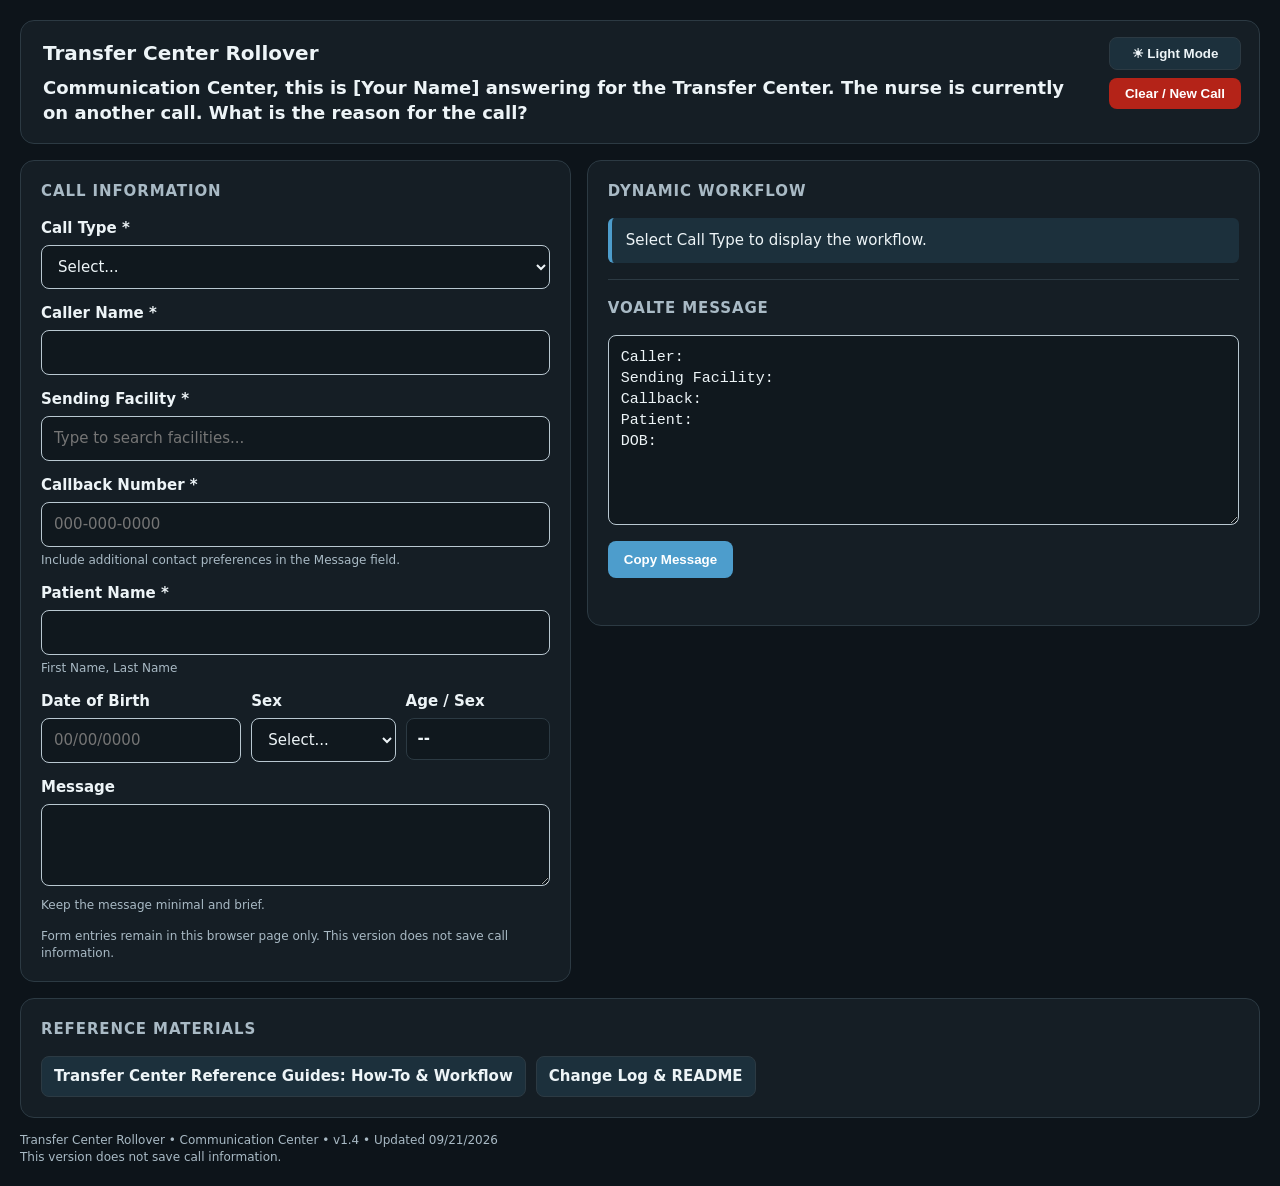
<file: transfer-center/index.html>
<!doctype html>
<html lang="en">
<head>
<meta charset="utf-8">
<meta name="viewport" content="width=device-width,initial-scale=1">
<title>Transfer Center Rollover</title>
<style>
:root{--bg:#eef4f8;--panel:#fff;--ink:#17232d;--muted:#61717e;--line:#d8e2e8;--blue:#2d6f98;--soft:#e8f2f8;--danger:#a43d3d;--ok:#26734d;--input:#fff;--output:#f8fafb}
html[data-theme="dark"]{--bg:#0d141a;--panel:#151e25;--ink:#edf4f7;--muted:#a9bac5;--line:#2c3a43;--blue:#4d9dcc;--soft:#1c303c;--danger:#dc7777;--ok:#73c79a;--input:#10181e;--output:#10181e}
*{box-sizing:border-box} body{margin:0;background:var(--bg);color:var(--ink);font:15px/1.4 system-ui,-apple-system,Segoe UI,Roboto,Arial,sans-serif}
.app{max-width:1400px;margin:auto;padding:20px}.header{background:var(--panel);border:1px solid var(--line);border-radius:14px;padding:18px 22px;margin-bottom:16px}
.header{position:relative;padding-right:175px;min-height:92px}.header h1{margin:0 0 8px;font-size:20px}.header-actions{position:absolute;right:18px;top:16px;width:132px;display:flex;flex-direction:column;gap:8px;align-items:stretch}.theme-toggle{background:var(--soft);color:var(--ink);border:1px solid var(--line);padding:8px 10px;width:100%}.header-actions .danger{width:100%;padding:8px 10px}.script{font-size:18px;font-weight:600}
.grid{display:grid;grid-template-columns:minmax(360px,.9fr) minmax(480px,1.1fr);gap:16px}
.card{background:var(--panel);border:1px solid var(--line);border-radius:14px;padding:20px}.card h2{font-size:15px;letter-spacing:.06em;margin:0 0 16px;color:var(--muted)}
label{display:block;font-weight:650;margin:0 0 6px}.field{margin-bottom:14px}
input,select,textarea{width:100%;border:1px solid #b9c8d1;border-radius:8px;padding:11px 12px;font:inherit;background:var(--input);color:var(--ink)}
input:focus,select:focus,textarea:focus{outline:3px solid #d8ebf6;border-color:var(--blue)}
textarea{resize:vertical;min-height:82px}.copybox{min-height:190px;background:var(--output);font-family:ui-monospace,SFMono-Regular,Consolas,monospace;user-select:none;-webkit-user-select:none;caret-color:transparent;cursor:default}
.row{display:flex;gap:10px}.row>*{flex:1}
button{border:0;border-radius:8px;padding:11px 16px;font-weight:700;cursor:pointer;background:var(--blue);color:#fff}
button.secondary{background:var(--soft);color:var(--ink)}button.danger{background:#b42318;color:#fff}button.danger:hover{background:#8f1c13}button.choice{background:var(--soft);color:var(--ink);border:1px solid var(--line)}
button.choice.active{background:var(--blue);color:#fff}.actions{display:flex;gap:10px;margin-top:10px}
.workflow{margin-top:16px;border-top:1px solid var(--line);padding-top:18px}.workflow h3{margin:0 0 10px}
.notice{background:var(--soft);border-left:4px solid var(--blue);padding:12px 14px;border-radius:6px;margin:10px 0}
.steps{margin:10px 0 0;padding-left:22px}.hidden{display:none!important}.status{font-size:13px;color:var(--ok);min-height:20px;margin-top:7px}
.helper{font-size:12px;color:var(--muted);margin-top:5px}.required-missing{border-color:#d92d20!important;box-shadow:0 0 0 1px #d92d20}.validation-note,.copy-warning{font-size:12px;color:var(--danger);margin-top:8px;font-weight:700}.footer-note{font-size:12px;color:var(--muted);margin-top:14px}
.workflow-label{font-size:11px;font-weight:800;letter-spacing:.08em;color:var(--muted);margin:4px 0 8px}.workflow-steps{margin:0;padding-left:22px}.workflow-steps li{margin:0 0 9px;padding:8px 10px 8px 4px}.workflow-steps li:last-child{margin-bottom:0}.notice strong:first-child{display:inline-block;min-width:18px}.patient-demo-row{display:grid;grid-template-columns:1.25fr .9fr .9fr;gap:10px}.readonly-field{min-height:42px;display:flex;align-items:center;padding:9px 11px;border:1px solid var(--line);border-radius:8px;background:var(--output);font-weight:700}.combo{position:relative}.combo-list{position:absolute;z-index:50;left:0;right:0;top:100%;margin-top:4px;max-height:260px;overflow:auto;background:var(--panel);border:1px solid var(--line);border-radius:8px;box-shadow:0 10px 25px rgba(0,0,0,.25)}
.combo-option{padding:10px 12px;cursor:pointer;border-bottom:1px solid var(--line)}.combo-option:last-child{border-bottom:0}.combo-option:hover,.combo-option.active{background:var(--soft)}.combo-empty{padding:10px 12px;color:var(--muted)}
.resource-links{display:flex;flex-wrap:wrap;gap:10px;margin-top:10px}.resource-links a{display:inline-block;padding:9px 12px;border:1px solid var(--line);border-radius:8px;background:var(--soft);color:var(--ink);font-weight:700;text-decoration:none}.resource-links a:hover{border-color:var(--blue);color:var(--blue)}.change-log{margin-top:16px}.change-log ul{margin:8px 0 0;padding-left:20px}.change-log li{margin:5px 0}
@media(max-width:850px){.grid{grid-template-columns:1fr}.app{padding:10px}.script{font-size:16px}}
@media print{.actions,.footer-note{display:none}body{background:#fff}.app{max-width:none}}
</style>
</head>
<body>
<main class="app">
  <section class="header">
    <h1>Transfer Center Rollover</h1><div class="header-actions"><button id="themeToggle" class="theme-toggle" type="button">☀ Light Mode</button><button class="danger" id="clear" type="button">Clear / New Call</button></div>
    <div class="script">Communication Center, this is [Your Name] answering for the Transfer Center. The nurse is currently on another call. What is the reason for the call?</div>
  </section>

  <div class="grid">
    <section class="card">
      <h2>CALL INFORMATION</h2>
      <div class="field"><label for="type">Call Type <span aria-hidden="true">*</span></label>
        <select id="type"><option value="">Select...</option><option>STROKE</option><option>TRAUMA</option><option>STEMI</option><option>Other - Medical Conversations</option><option>Other - Transfer</option><option>Other - Telehealth</option></select>
      </div>
      <div class="field"><label for="caller">Caller Name <span aria-hidden="true">*</span></label><input id="caller" autocomplete="off"></div>
      <div class="field"><label for="facility">Sending Facility <span aria-hidden="true">*</span></label>
        <div class="combo">
          <input id="facility" autocomplete="off" placeholder="Type to search facilities..." role="combobox" aria-autocomplete="list" aria-expanded="false">
          <div id="facilityList" class="combo-list hidden" role="listbox"></div>
        </div>
        <input id="facilityOther" class="hidden" autocomplete="off" placeholder="Enter sending facility" style="margin-top:8px">
      </div>
      <div class="field"><label for="callback">Callback Number <span aria-hidden="true">*</span></label><input id="callback" type="tel" inputmode="numeric" maxlength="12" autocomplete="off" placeholder="000-000-0000"><div class="helper">Include additional contact preferences in the Message field.</div></div>
      <div class="field"><label for="patient">Patient Name <span aria-hidden="true">*</span></label><input id="patient" autocomplete="off"><div class="helper">First Name, Last Name</div></div>
      <div class="patient-demo-row">
        <div class="field"><label for="dob">Date of Birth</label><input id="dob" autocomplete="off" inputmode="numeric" maxlength="10" placeholder="00/00/0000"></div>
        <div class="field"><label for="sex">Sex</label><select id="sex"><option value="">Select...</option><option value="M">Male</option><option value="F">Female</option></select></div>
        <div class="field"><label>Age / Sex</label><div id="ageSex" class="readonly-field">--</div></div>
      </div>
      <div class="field"><label for="reason">Message</label><textarea id="reason"></textarea><div class="helper">Keep the message minimal and brief.</div></div>
      
      <div class="footer-note">Form entries remain in this browser page only. This version does not save call information.</div>
    </section>

    <section>
      <div class="card">
        <h2>DYNAMIC WORKFLOW</h2>
        <div id="noneFlow" class="notice">Select Call Type to display the workflow.</div>

        <div id="strokeFlow" class="hidden">
          <h3>STROKE</h3><div class="workflow-label">NEXT ACTIONS</div><div class="notice"><strong>1.</strong> Complete call information form.</div>
          <div class="field">
            <label>Last Known Normal less than 24 hours?</label>
            <div class="row">
              <button type="button" class="choice" data-lkn="YES">YES</button>
              <button type="button" class="choice" data-lkn="NO">NO</button>
            </div>
          </div>
          <div id="strokeYes" class="notice hidden">
            <strong>Next actions</strong>
            <ol class="steps">
              <li>Connect caller to Neurologist on call (<a href="http://kal-spokweb/Amcom/AmcomWeb/" target="_blank" rel="noopener">AMCOM On Call</a>).</li>
              <li>Send Voalte to the Neurologist and Transfer Center RN with the information obtained.</li>
            </ol>
          </div>
          <div id="strokeNo" class="notice hidden">
            <strong>LKN ≥ 24 hours / NO</strong><br>
            Send the Voalte message to Transfer Center RN with the information obtained.
          </div>
        </div>

        <div id="traumaFlow" class="hidden">
          <h3>TRAUMA</h3><div class="workflow-label">NEXT ACTIONS</div>
          <div class="notice"><ol class="workflow-steps"><li>Complete call information form.</li><li>Send the Voalte message to Transfer Center RN with the information obtained.</li></ol></div>
        </div>

        <div id="stemiFlow" class="hidden">
          <h3>STEMI</h3><div class="workflow-label">NEXT ACTIONS</div>
          <div class="notice"><ol class="workflow-steps"><li>Complete call information form.</li><li>Send the Voalte message to Transfer Center RN with the information obtained.</li></ol></div>
        </div>
        <div id="otherFlow" class="hidden">
          <h3 id="otherFlowTitle">OTHER</h3>
          <div class="workflow-label">NEXT ACTIONS</div>
          <div class="notice"><ol class="workflow-steps"><li>Complete call information form.</li><li>Send the Voalte message to Transfer Center RN with the information obtained.</li></ol></div>
        </div>

        <div class="workflow">
          <h2>VOALTE MESSAGE</h2>
          <textarea id="output" class="copybox" readonly tabindex="-1" aria-describedby="copyWarning"></textarea>
          <div id="copyWarning" class="copy-warning hidden" role="alert">Use the Copy Message button to copy this text.</div>
          <div class="actions"><button id="copy">Copy Message</button><div id="validationNote" class="validation-note hidden">Complete the highlighted required fields before copying.</div></div>
          <div id="copyStatus" class="status"></div>
        </div>
      </div>
    </section>
  </div>
  <section class="card change-log">
    <h2>REFERENCE MATERIALS</h2>
    <div class="resource-links">
      <a href="https://billingsclinic.sharepoint.com/sites/CommunicationCenter/Shared%20Documents/Forms/AllItems.aspx?id=%2Fsites%2FCommunicationCenter%2FShared%20Documents%2FInternal%2FResources%2FTransfer%20Center&amp;viewid=8fafce31%2D6158%2D4cd2%2Da7a3%2D6cb900579425&amp;CT=1790006486862&amp;OR=OWA%2DNT%2DMail&amp;CID=5d49f747%2Dcc15%2D7cbf%2D31e7%2Da6313058705a&amp;SI=NonSentItems&amp;SLSync=Y" target="_blank" rel="noopener">Transfer Center Reference Guides: How-To &amp; Workflow</a>
      <a href="./README.md" target="_blank" rel="noopener">Change Log &amp; README</a>
    </div>
  </section>
<div class="footer-note">Transfer Center Rollover • Communication Center • v1.4 • Updated 09/21/2026<br>This version does not save call information.</div></main>
<script>
const ids=["type","caller","facility","facilityOther","callback","patient","dob","sex","reason"];
const $=id=>document.getElementById(id);
let lkn="";

function val(id){
  if(id==="facility" && ($("facility").dataset.value==="Other" || $("facility").dataset.value==="Clinic (enter name below)"))
    return $("facilityOther").value.trim();
  return $(id).value.trim();
}

const facilities=[
"Anaconda-Community Hospital of Anaconda","Brendan House","Bozeman-Bozeman Health Deaconess Hospital",
"Bonner's Ferry-Boundary Community Hospital","Browning-Blackfeet Community Hospital","Butte-St. James' Hospital",
"Clinic (enter name below)","Chester Logan Health","Conrad Logan Health","Cutbank Logan Health",
"Deer Lodge Medical Center","Dillon-Barrett Hospital","Eureka Logan Health Primary Care","Fort Harrison-VA",
"Glasgow-Frances Mahon Deaconess Hospital","Great Falls-Benefis","Great Falls Clinic",
"Hamilton-Bitteroot Health Daly Hospital","Havre-Northern Montana Hospital","Helena-St. Peter's Healthcare",
"Kalispell-Logan Health","Libby-Cabinet Peaks Medical Center","Lewistown-Central Montana Hospital",
"Missoula-Community Medical Center","Missoula-St. Patrick's Providence","Plains-Clark Fork Valley Hospital",
"Polson-St. Joseph's Hospital","Red Lodge-Beartooth Billings Clinic","Ronan-St. Luke's Medical Center",
"Shelby-Logan Health","Superior-Mineral Community Hospital","Whitefish-Logan Health","Other"
];
let facilityMatches=[], facilityActive=-1;
function facilitySearch(q){
  const terms=q.toLowerCase().trim().split(/\s+/).filter(Boolean);
  return facilities.filter(f=>terms.every(t=>f.toLowerCase().includes(t)));
}
function renderFacilities(){
  facilityMatches=facilitySearch($("facility").value); facilityActive=-1;
  const list=$("facilityList"); list.innerHTML="";
  if(!facilityMatches.length){list.innerHTML='<div class="combo-empty">No matches — choose Other for manual entry.</div>';}
  facilityMatches.forEach((f,i)=>{
    const d=document.createElement("div"); d.className="combo-option"; d.textContent=f; d.setAttribute("role","option");
    d.addEventListener("mousedown",e=>{e.preventDefault();selectFacility(f)}); list.appendChild(d);
  });
  list.classList.remove("hidden"); $("facility").setAttribute("aria-expanded","true");
}
function selectFacility(f){
  $("facility").value=f; $("facility").dataset.value=f;
  $("facilityList").classList.add("hidden"); $("facility").setAttribute("aria-expanded","false");
  const manual=f==="Other"||f==="Clinic (enter name below)";
  $("facilityOther").classList.toggle("hidden",!manual);
  if(!manual)$("facilityOther").value="";
  generate(); if(manual)$("facilityOther").focus();
}
$("facility").addEventListener("focus",renderFacilities);
$("facility").addEventListener("input",()=>{$("facility").dataset.value="";$("facilityOther").classList.add("hidden");renderFacilities();generate()});
$("facility").addEventListener("keydown",e=>{
  const opts=[...$("facilityList").querySelectorAll(".combo-option")];
  if(e.key==="ArrowDown"||e.key==="ArrowUp"){e.preventDefault();facilityActive=Math.max(0,Math.min(opts.length-1,facilityActive+(e.key==="ArrowDown"?1:-1)));opts.forEach((o,i)=>o.classList.toggle("active",i===facilityActive));opts[facilityActive]?.scrollIntoView({block:"nearest"});}
  if(e.key==="Enter"&&facilityActive>=0){e.preventDefault();selectFacility(facilityMatches[facilityActive]);}
  if(e.key==="Escape"){$("facilityList").classList.add("hidden");}
});
document.addEventListener("click",e=>{if(!e.target.closest(".combo"))$("facilityList").classList.add("hidden")});

function autoSizeOutput(){
  const box=$("output");
  box.style.height="0px";
  box.style.height=box.scrollHeight+"px";
}
function generate(){
  const rawType=val("type");
  const displayType=rawType.startsWith("Other - ")?rawType.replace(/^Other - /,""):rawType;
  const type=val("type");
  const lines=[];
  if(type) lines.push(displayType+" – Transfer Center Rollover","");
  lines.push(
    "Caller: "+val("caller"),
    "Sending Facility: "+val("facility"),
    "Callback: "+val("callback"),
    "Patient: "+val("patient")
  );
  const ageSexForMessage=getAgeSex();
  lines.push("DOB: "+val("dob")+(ageSexForMessage ? " | "+ageSexForMessage : ""));
  if(val("reason")) lines.push("Message: "+val("reason"));
  if(type==="STROKE" && lkn) lines.push("LKN <24 hrs: "+lkn);
  $("output").value=lines.join("\n");
  autoSizeOutput();
  showFlow(type);
}
function showFlow(type){
  ["noneFlow","strokeFlow","traumaFlow","stemiFlow","otherFlow"].forEach(x=>$(x).classList.add("hidden"));
  if(!type) $("noneFlow").classList.remove("hidden");
  if(type==="STROKE") $("strokeFlow").classList.remove("hidden");
  if(type==="TRAUMA") $("traumaFlow").classList.remove("hidden");
  if(type==="STEMI") $("stemiFlow").classList.remove("hidden");
  if(type.startsWith("Other - ")){
    $("otherFlow").classList.remove("hidden");
    $("otherFlowTitle").textContent=type.toUpperCase();
  }
}

$("callback").addEventListener("input",e=>{let d=e.target.value.replace(/\D/g,"").slice(0,10);let f=d;if(d.length>3)f=d.slice(0,3)+"-"+d.slice(3);if(d.length>6)f=d.slice(0,3)+"-"+d.slice(3,6)+"-"+d.slice(6);e.target.value=f;e.target.setCustomValidity(f.length===0||/^\d{3}-\d{3}-\d{4}$/.test(f)?"":"Enter callback as 000-000-0000");generate();});


function getAgeSex(){
  const raw=$("dob").value;
  const sex=$("sex").value;
  if(!/^\d{2}\/\d{2}\/\d{4}$/.test(raw) || !sex) return "";
  const [mm,dd,yyyy]=raw.split("/").map(Number);
  const dob=new Date(yyyy,mm-1,dd);
  const today=new Date();
  if(dob.getFullYear()!==yyyy || dob.getMonth()!==mm-1 || dob.getDate()!==dd || dob>today) return "";
  let age=today.getFullYear()-yyyy;
  if(today.getMonth()<mm-1 || (today.getMonth()===mm-1 && today.getDate()<dd)) age--;
  return age+" "+sex;
}

function updateAgeSex(){
  $("ageSex").textContent=getAgeSex() || "--";
}
$("sex").addEventListener("change",()=>{updateAgeSex();generate();});

$("dob").addEventListener("input",e=>{
  let digits=e.target.value.replace(/\D/g,"").slice(0,8);
  let formatted=digits;
  if(digits.length>2) formatted=digits.slice(0,2)+"/"+digits.slice(2);
  if(digits.length>4) formatted=digits.slice(0,2)+"/"+digits.slice(2,4)+"/"+digits.slice(4);
  e.target.value=formatted;
  e.target.setCustomValidity(formatted.length===0||formatted.length===10?"":"Enter DOB as 00/00/0000");
  updateAgeSex(); generate();
});

ids.filter(id=>id!=="facility"&&id!=="dob"&&id!=="callback"&&id!=="sex").forEach(id=>$(id).addEventListener(id==="type"?"change":"input",()=>{
  if(id==="type"){
    const t=val("type");
    if(t!=="STROKE"){
      lkn="";
      document.querySelectorAll("[data-lkn]").forEach(b=>b.classList.remove("active"));
      $("strokeYes").classList.add("hidden"); $("strokeNo").classList.add("hidden");
      $("reason").value = t && t!=="STROKE" ? "Request callback for " + (t.startsWith("Other - ")?t.replace(/^Other - /,""):t) : "";
    } else if(/^Request callback for (TRAUMA|STEMI|Medical Conversations|Transfer|Telehealth|Other - .+)$/.test($("reason").value)){
      $("reason").value="";
    }
  }
  generate();
}));
document.querySelectorAll("[data-lkn]").forEach(btn=>btn.addEventListener("click",()=>{
  lkn=btn.dataset.lkn;
  document.querySelectorAll("[data-lkn]").forEach(b=>b.classList.toggle("active",b===btn));
  $("strokeYes").classList.toggle("hidden",lkn!=="YES");
  $("strokeNo").classList.toggle("hidden",lkn!=="NO");
  generate();
}));



let formDirty=false;
let statsRecordedForCall=false;

function markFormDirty(){
  formDirty=true;
}

window.addEventListener("beforeunload",(event)=>{
  if(!formDirty) return;
  event.preventDefault();
  event.returnValue="";
});

const STATS_ENDPOINT='https://default5c2e50a16fc74ad9bdc5d3a65b908d.2a.environment.api.powerplatform.com:443/powerautomate/automations/direct/cu/25/workflows/85d174faa08a4337a61521356bfa9d6f/triggers/manual/paths/invoke?api-version=1&sp=%2Ftriggers%2Fmanual%2Frun&sv=1.0&sig=MxklQpJ8SGepALajJk8hfxCW9yVH_9mJQiSLejm_Ef4';

function statsCallType(){
  const t=val("type");
  if(!t) return "";
  return t.replace(/^Other\s*-\s*/i,"");
}

async function recordCallStat(){
  if(statsRecordedForCall) return true;
  const callType=statsCallType();
  if(!callType) return false;
  try{
    const response=await fetch(STATS_ENDPOINT,{
      method:"POST",
      headers:{"Content-Type":"application/json"},
      body:JSON.stringify({callType})
    });
    if(!response.ok) throw new Error("Stats request failed: "+response.status);
    statsRecordedForCall=true;
    return true;
  }catch(err){
    console.warn("Call statistics were not recorded.",err);
    return false;
  }
}

const requiredFields=["type","caller","facility","callback","patient"];
function validateRequired(){
  let valid=true;
  requiredFields.forEach(id=>{
    const el=$(id);
    const missing=!val(id);
    el.classList.toggle("required-missing",missing);
    if(missing) valid=false;
  });
  // Callback must also be complete when present.
  if(val("callback") && !/^\d{3}-\d{3}-\d{4}$/.test(val("callback"))){
    $("callback").classList.add("required-missing"); valid=false;
  }
  $("validationNote").classList.toggle("hidden",valid);
  return valid;
}
function clearValidation(){
  requiredFields.forEach(id=>$(id).classList.remove("required-missing"));
  $("validationNote").classList.add("hidden");
}


document.addEventListener("input",(event)=>{
  if(event.target && event.target.closest && event.target.closest("form, .card, .panel")){
    const id=event.target.id || "";
    if(["type","caller","facility","facilityOther","callback","patient","dob","sex","reason"].includes(id)) markFormDirty();
  }
});
document.addEventListener("change",(event)=>{
  const id=event.target && event.target.id ? event.target.id : "";
  if(["type","caller","facility","facilityOther","callback","patient","dob","sex","reason"].includes(id)) markFormDirty();
});

$("copy").addEventListener("click",async()=>{
  if(!validateRequired()) return;
  await recordCallStat();
  try{await navigator.clipboard.writeText($("output").value);$("copyStatus").textContent="Message copied to clipboard."}
  catch(e){
    const fallback=document.createElement("textarea");
    fallback.value=$("output").value;
    fallback.style.position="fixed";
    fallback.style.opacity="0";
    document.body.appendChild(fallback);
    fallback.select();
    document.execCommand("copy");
    fallback.remove();
    $("copyStatus").textContent="Message copied to clipboard.";
  }
  setTimeout(()=>$("copyStatus").textContent="",2500);
});
const showCopyWarning=()=>{
  $("copyWarning").classList.remove("hidden");
  clearTimeout(showCopyWarning.timer);
  showCopyWarning.timer=setTimeout(()=>$("copyWarning").classList.add("hidden"),3000);
};
$("output").addEventListener("pointerdown",event=>{event.preventDefault();showCopyWarning();});
$("output").addEventListener("selectstart",event=>{event.preventDefault();showCopyWarning();});
$("output").addEventListener("contextmenu",event=>{event.preventDefault();showCopyWarning();});
$("clear").addEventListener("click",()=>{
  if(!confirm("Clear this call and start a new one?")) return;
  ids.forEach(id=>$(id).value=""); $("facility").dataset.value=""; $("facilityOther").classList.add("hidden"); $("facilityList").classList.add("hidden"); lkn="";
  document.querySelectorAll("[data-lkn]").forEach(b=>b.classList.remove("active"));
  $("strokeYes").classList.add("hidden");$("strokeNo").classList.add("hidden");
  $("copyStatus").textContent=""; $("ageSex").textContent="--"; clearValidation(); formDirty=false; statsRecordedForCall=false; generate(); $("type").focus();
});

const themeToggle=$("themeToggle");
function setTheme(theme){
  document.documentElement.dataset.theme=theme;
  themeToggle.textContent=theme==="dark"?"☀ Light Mode":"☾ Dark Mode";
}
setTheme("dark");
themeToggle.addEventListener("click",()=>setTheme(document.documentElement.dataset.theme==="dark"?"light":"dark"));

generate();
window.addEventListener("resize",autoSizeOutput);
</script>
</body>
</html>
</file>
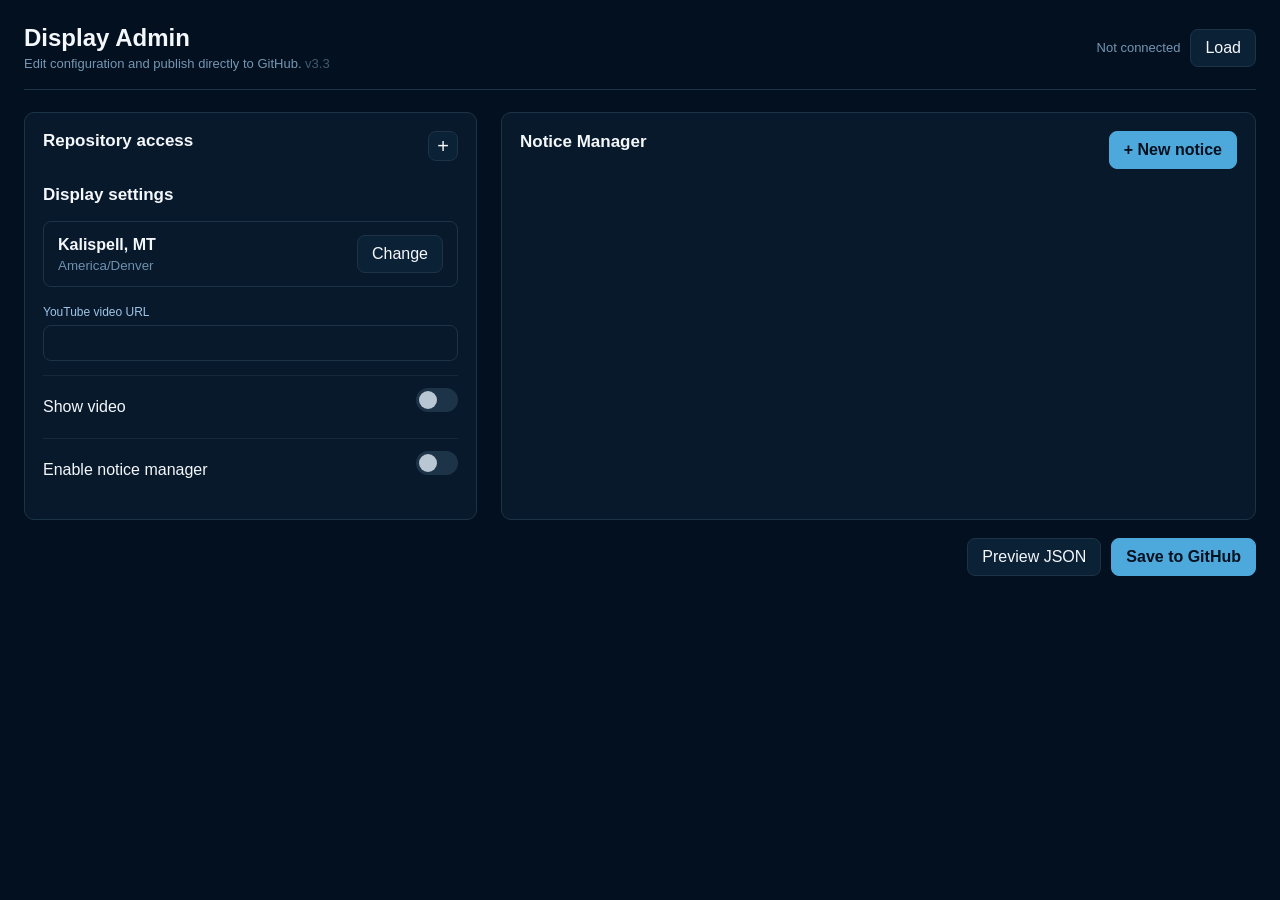
<file: admin.html>
<!doctype html>
<html lang="en">
<head>
  <meta charset="utf-8">
  <meta name="viewport" content="width=device-width,initial-scale=1">
  <meta http-equiv="Cache-Control" content="no-cache, no-store, must-revalidate">
  <title>Display Admin</title>
  <link rel="stylesheet" href="admin.css">
</head>
<body>
  <div class="admin-shell">
    <header class="admin-header">
      <div>
        <h1>Display Admin</h1>
        <p>Edit configuration and publish directly to GitHub. <span class="version">v3.3</span></p>
      </div>
      <div class="header-actions">
        <span id="connectionStatus">Not connected</span>
        <button id="loadBtn">Load</button>
      </div>
    </header>

    <div class="admin-grid">
      <section class="panel">
        <div class="section-head">
          <h2>Repository access</h2>
          <button id="repoToggle" class="section-toggle" aria-expanded="false">+</button>
        </div>
        <div id="repoSection" class="collapsible collapsed">
          <div class="two-col">
            <label>GitHub owner<input id="owner" value="LH-CH"></label>
            <label>Repository<input id="repo" value="communication-center"></label>
            <label>Branch<input id="branch" value="main"></label>
            <label>Config path<input id="path" value="config.json"></label>
          </div>
          <label>Fine-grained access token
            <div class="token-row">
              <input id="token" type="password" placeholder="github_pat_...">
              <button id="forgetBtn">Forget</button>
            </div>
          </label>
          <label class="remember-row">
            <input id="rememberAccess" type="checkbox">
            <span><strong>Remember repository access on this device</strong><small>Stores the token only in this browser.</small></span>
          </label>
        </div>

        <h2 class="settings-title">Display settings</h2>
        <div id="selectedLocation" class="selected-location">
          <div><strong id="selectedLocationLabel">Kalispell, MT</strong><small id="selectedLocationMeta">America/Denver</small></div>
          <button id="changeLocationBtn">Change</button>
        </div>

        <div id="locationEditor" class="location-editor hidden">
          <label>Display location<input id="locationSearch" placeholder="Start typing a city or ZIP code"></label>
          <div id="locationResults" class="location-results"></div>
          <div class="location-actions"><button id="manualLocationBtn">Set manually</button></div>
          <div id="manualLocationPanel" class="manual-panel hidden">
            <label>Location name<input id="manualLocationLabel"></label>
            <div class="two-col">
              <label>Latitude<input id="manualLatitude" type="number" step="any"></label>
              <label>Longitude<input id="manualLongitude" type="number" step="any"></label>
            </div>
            <label>Time zone
              <select id="manualTimeZone">
                <option value="America/Denver">Mountain Time</option>
                <option value="America/Los_Angeles">Pacific Time</option>
                <option value="America/Chicago">Central Time</option>
                <option value="America/New_York">Eastern Time</option>
                <option value="America/Anchorage">Alaska</option>
                <option value="Pacific/Honolulu">Hawaii</option>
              </select>
            </label>
            <div class="button-row">
              <button id="applyManualLocationBtn" class="primary">Use this location</button>
              <button id="cancelManualLocationBtn">Cancel</button>
            </div>
          </div>
        </div>

        <label>YouTube video URL<input id="youtubeUrl"></label>
        <div class="toggle-row"><span>Show video</span><label class="switch"><input id="showVideo" type="checkbox"><span></span></label></div>
        <div class="toggle-row"><span>Enable notice manager</span><label class="switch"><input id="showNoticeManager" type="checkbox"><span></span></label></div>
      </section>

      <section class="panel notice-panel">
        <div class="notice-head">
          <h2>Notice Manager</h2>
          <button id="addNoticeBtn" class="primary">+ New notice</button>
        </div>
        <div id="noticeDisabled" class="notice-disabled hidden">Notice Manager is turned off. Existing notices remain saved.</div>
        <div id="noticeList"></div>
      </section>
    </div>

    <div class="save-bar">
      <button id="previewBtn">Preview JSON</button>
      <button id="saveBtn" class="primary">Save to GitHub</button>
    </div>
  </div>
  <script type="module" src="admin.js"></script>
</body>
</html>
</file>
<file: styles.css>
:root{
  --bg:#03101f;
  --surface:#07192b;
  --surface-hover:#0b2136;
  --border:#1d3448;
  --border-subtle:#142a3d;
  --text:#f4f7fb;
  --text-secondary:#a9c6df;
  --text-muted:#7596b3;
  --accent:#4da9dc;
  --accent-hover:#65b9e5;
  --success:#4ade9b;
  --warning:#f6c453;
  --danger:#ef6b73;
  --pad:clamp(22px,1.5vw,30px);
  --gap:clamp(24px,2vw,40px);
  --radius:10px;
  --footer-h:clamp(176px,21vh,230px);
}


*{box-sizing:border-box}
html,body{
  font-family:Inter,Segoe UI,Arial,sans-serif;
  color:var(--text);
  background:var(--bg);
  font-variant-numeric:tabular-nums;
}

.app{
  min-height:100vh;
  height:100dvh;
  padding:var(--pad);
  display:grid;
  grid-template-rows:minmax(0,1fr) var(--footer-h);
  gap:var(--gap);
  position:relative;
}

.status-strip{
  position:absolute;
  top:var(--pad);
  right:var(--pad);
  z-index:5;
  display:flex;
  align-items:center;
  gap:clamp(10px,.8vw,15px);
  color:var(--text-muted);
  font-size:clamp(10px,.66vw,13px);
  white-space:nowrap;
}
.health-item{display:inline-flex;align-items:center;gap:5px}
.health-dot{width:7px;height:7px;border-radius:50%;background:var(--text-muted)}
.health-dot.ok{background:var(--success)}
.health-dot.delayed{background:var(--warning)}
.health-dot.error{background:var(--danger)}
.status-updated{margin-left:3px;color:var(--text-secondary)}

.hero{
  display:grid;
  grid-template-columns:minmax(0,1fr) minmax(520px,1fr);
  gap:clamp(48px,3.4vw,72px);
  align-items:center;
  min-height:0;
  padding-top:clamp(30px,4vh,52px);
}

.clock-panel{
  container-type:inline-size;
  min-width:0;
  padding-left:clamp(52px,4.2vw,92px);
  overflow:visible;
}
.clock-block{width:100%;min-width:0}
.time-line{
  display:flex;
  align-items:flex-start;
  white-space:nowrap;
  min-width:0;
  overflow:visible;
}
#timeMain{
  font-size:clamp(150px,31cqw,320px);
  font-weight:620;
  letter-spacing:.026em;
  line-height:.86;
  white-space:nowrap;
}
#timeSeconds{
  flex:0 0 auto;
  margin:.05em 0 0 clamp(16px,1.2vw,22px);
  font-size:clamp(34px,7.5cqw,72px);
  font-weight:500;
  color:var(--text-muted);
}
.date-text{
  margin-top:clamp(30px,3.4vh,50px);
  font-size:clamp(29px,4.4cqw,44px);
  font-weight:500;
  color:var(--text-secondary);
  text-align:center;
  line-height:1.2;
}

.video-panel{min-width:0;display:flex;align-items:center}
.video-shell{
  width:100%;
  aspect-ratio:16/9;
  border:1px solid var(--border);
  border-radius:var(--radius);
  overflow:hidden;
  background:var(--surface);
  position:relative;
}
.video-shell iframe{width:100%;height:100%;border:0;display:block}
.video-fallback{
  position:absolute;inset:0;
  display:none;
  align-items:center;
  justify-content:center;
  flex-direction:column;
  gap:2px;
  color:var(--text-secondary);
  font-size:clamp(30px,2.2vw,46px);
  font-weight:600;
  line-height:1.05;
  text-align:center;
  background:var(--surface);
}

.info-bar{
  display:grid;
  grid-template-columns:minmax(0,2fr) minmax(350px,1fr);
  gap:0;
  border-top:1px solid var(--border);
  min-height:0;
}
.weather-block{
  display:grid;
  grid-template-columns:minmax(290px,.85fr) minmax(520px,1.15fr);
  align-items:center;
  gap:clamp(42px,3vw,66px);
  padding:clamp(20px,2vh,28px) clamp(50px,3.7vw,74px);
  min-width:0;
}
.weather-summary{
  display:grid;
  grid-template-columns:auto minmax(0,1fr);
  gap:clamp(20px,1.5vw,28px);
  align-items:center;
}
.weather-icon{width:clamp(56px,4.4vw,82px);height:clamp(56px,4.4vw,82px);color:#e4edf5}
.weather-icon svg,.stat-icon svg{width:100%;height:100%;display:block}
.temperature{font-size:clamp(54px,4.3vw,82px);font-weight:610;line-height:.9}
.condition{font-size:clamp(20px,1.3vw,25px);color:var(--text-secondary);margin-top:10px}

.weather-stats{
  display:grid;
  grid-template-columns:repeat(2,minmax(180px,1fr));
  gap:clamp(24px,2.2vh,36px) clamp(54px,4vw,84px);
  place-content:center;
  width:min(100%,570px);
  justify-self:center;
}
.weather-stat{
  display:grid;
  grid-template-columns:22px minmax(0,1fr);
  gap:11px;
  align-items:center;
}
.stat-icon{width:21px;height:21px;color:#8baac2}
.stat-label{display:block;font-size:clamp(17px,1.12vw,21px);color:var(--text-secondary);line-height:1.2}
.weather-stat strong{display:block;margin-top:5px;font-size:clamp(21px,1.38vw,27px);line-height:1.15}

.alerts-block{
  border-left:1px solid var(--border);
  display:flex;
  align-items:center;
  justify-content:center;
  padding:0 clamp(34px,2.8vw,54px);
}
.alerts{width:100%;text-align:center}
.alert-title{font-size:clamp(18px,1.18vw,23px);font-weight:600}
.alert-detail{margin-top:7px;font-size:clamp(14px,.95vw,18px);line-height:1.35;color:var(--text-muted)}
.alerts.warning{border-left:3px solid var(--danger);padding-left:18px;text-align:left}
.alerts.watch{border-left:3px solid #e8d15d;padding-left:18px;text-align:left}
.alerts.advisory{border-left:3px solid var(--warning);padding-left:18px;text-align:left}

.notice-banner{
  position:absolute;
  left:var(--pad);
  right:var(--pad);
  bottom:calc(var(--footer-h) + var(--gap) + 8px);
  min-height:clamp(82px,9vh,112px);
  border:1px solid var(--border);
  border-radius:var(--radius);
  background:rgba(5,17,31,.94);
  backdrop-filter:blur(8px);
  overflow:hidden;
  opacity:0;
  transform:translateY(12px);
  pointer-events:none;
  transition:opacity .28s ease,transform .28s ease;
  box-shadow:0 14px 34px rgba(0,0,0,.18);
  z-index:8;
}
.notice-banner.active{opacity:1;transform:translateY(0)}
.notice-mask{
  position:absolute;inset:0;overflow:hidden;
  -webkit-mask-image:linear-gradient(to bottom,transparent 0%,#000 18%,#000 82%,transparent 100%);
  mask-image:linear-gradient(to bottom,transparent 0%,#000 18%,#000 82%,transparent 100%);
}
.notice-track{
  position:absolute;left:0;right:0;top:50%;
  display:flex;flex-direction:column;gap:10px;
  padding:0 38px;
  transform:translateY(var(--notice-offset,-50%));
  transition:transform 700ms cubic-bezier(.22,.61,.36,1);
}
.notice-item{
  min-height:52px;
  display:flex;align-items:center;justify-content:center;
  padding:10px 60px;
  border-left:3px solid transparent;
  border-radius:7px;
  color:rgba(244,247,251,.42);
  font-size:clamp(16px,1.08vw,21px);
  text-align:center;
  opacity:.42;
  transform:scale(.975);
  transition:opacity 700ms ease,transform 700ms ease,color 700ms ease,background-color 700ms ease;
}
.notice-item.active{color:var(--text);opacity:1;transform:scale(1);background:rgba(8,24,41,.56)}
.notice-item.important{border-left-color:var(--warning)}
.notice-item.urgent{border-left-color:var(--danger)}
.notice-expiration{position:absolute;left:12px;bottom:7px;font-size:11px;color:rgba(159,176,194,.72)}
.notice-count{position:absolute;right:10px;bottom:7px;font-size:11px;color:var(--text-muted)}

@media(max-width:1500px){
  .hero{grid-template-columns:minmax(0,.92fr) minmax(450px,1.08fr);gap:32px}
  .clock-panel{padding-left:34px}
  #timeMain{font-size:clamp(108px,26cqw,230px);letter-spacing:.03em}
  #timeSeconds{font-size:clamp(28px,6.8cqw,56px);margin-left:11px}
  .date-text{font-size:clamp(24px,3.9cqw,35px)}
  .weather-block{
    grid-template-columns:minmax(240px,.8fr) minmax(400px,1.2fr);
    gap:30px;
    padding-left:34px;padding-right:34px;
  }
  .weather-stats{grid-template-columns:repeat(2,minmax(150px,1fr));column-gap:36px}
}

@media(prefers-reduced-motion:reduce){
  *{transition:none!important}
}


/* Reliability / burn-in protection */
.app{
  transform:translate(var(--burn-x,0px),var(--burn-y,0px));
  transition:transform 2s ease;
}

/* Hidden diagnostics overlay */
.diagnostics{
  position:fixed;
  right:20px;
  bottom:20px;
  z-index:50;
  width:min(480px,calc(100vw - 40px));
  max-height:70vh;
  overflow:auto;
  display:none;
  padding:16px;
  border:1px solid var(--border);
  border-radius:10px;
  background:rgba(3,16,31,.97);
  box-shadow:0 18px 50px rgba(0,0,0,.4);
  color:var(--text);
}
.diagnostics.open{display:block}
.diagnostics-head{
  display:flex;
  justify-content:space-between;
  gap:16px;
  padding-bottom:10px;
  margin-bottom:10px;
  border-bottom:1px solid var(--border-subtle);
}
.diagnostics-head span{color:var(--text-muted);font-size:12px}
.diagnostics dl{margin:0;display:grid;grid-template-columns:150px 1fr;gap:7px 12px;font-size:13px}
.diagnostics dt{color:var(--text-muted)}
.diagnostics dd{margin:0;color:var(--text-secondary);word-break:break-word}

/* Prevent long alert / notice text from clipping. JS may also reduce font-size when needed. */
.alert-title,.alert-detail,.notice-item{overflow-wrap:anywhere}

.status-updated.stale{color:var(--warning);opacity:.8}


/* v3.3.1 — TV viewport lock: never show page scrollbars */
html,
body{
  width:100%;
  height:100%;
  min-width:0;
  min-height:0;
  margin:0;
  padding:0;
  overflow:hidden !important;
  overscroll-behavior:none;
}

body{
  position:fixed;
  inset:0;
}

.app{
  position:absolute;
  inset:0;
  width:100%;
  height:100%;
  max-width:100vw;
  max-height:100vh;
  overflow:hidden;
  box-sizing:border-box;
}

/* Keep the 1px burn-in shift from increasing the document bounds. */
.app,
.hero,
.footer{
  box-sizing:border-box;
}

.hero{
  min-height:0;
  overflow:hidden;
}

.footer{
  min-height:0;
  overflow:hidden;
}

.video-shell{
  max-width:100%;
  max-height:100%;
}

/* v3.3.2 — compact daily high / low */
.high-low{
  display:flex;
  align-items:center;
  gap:8px;
  margin-top:9px;
  color:var(--text-muted);
  font-size:clamp(14px,.9vw,17px);
  line-height:1;
  letter-spacing:.01em;
}
.high-low > span{
  display:inline-flex;
  align-items:center;
  gap:3px;
}
.high-low strong{
  color:var(--text-secondary);
  font-weight:600;
}
.hl-label{
  color:var(--text-muted);
  font-size:.88em;
  font-weight:600;
}
.hl-divider{
  color:var(--border);
  font-size:.8em;
}

/* v3.3.3 — single-line weather summary */
.weather-summary{display:flex;align-items:center;flex-wrap:nowrap;gap:9px;margin-top:6px;min-width:0;white-space:nowrap}
.weather-summary .condition{margin:0;min-width:0;color:var(--text-secondary)}
.summary-divider{color:var(--border);font-size:.9em;font-weight:400}
.weather-summary .high-low{display:inline-flex;align-items:center;flex:0 0 auto;gap:8px;margin:0;color:var(--text-muted);font-size:clamp(14px,.9vw,17px);line-height:1}
.weather-summary .high-low>span{display:inline-flex;align-items:center;gap:3px}
.weather-summary .high-low strong{color:var(--text-secondary);font-weight:600}
.weather-summary .hl-label{color:var(--text-muted);font-size:.88em;font-weight:600}
.weather-summary .hl-divider{color:var(--border);font-size:.8em}

/* v3.3.4 weather detail grid */
.weather-stats{grid-template-columns:repeat(4,minmax(0,1fr));column-gap:clamp(18px,1.8vw,34px);row-gap:clamp(14px,1.4vh,22px)}
.stat-letter{display:flex;align-items:center;justify-content:center;font-size:13px;font-weight:600;color:var(--text-muted)}
@media(max-width:1200px){.weather-stats{grid-template-columns:repeat(4,minmax(0,1fr));column-gap:14px}}


/* v3.3.5 — weather detail spacing refinement */
.weather-block{
  grid-template-columns:minmax(320px,.82fr) minmax(620px,1.18fr);
  gap:clamp(54px,4vw,88px);
  padding-left:clamp(56px,4.2vw,86px);
  padding-right:clamp(48px,3.8vw,78px);
}

/* Seven details become a balanced four-column grid with High/Low combined. */
.weather-stats{
  width:min(100%,760px);
  grid-template-columns:repeat(4,minmax(128px,1fr));
  column-gap:clamp(28px,2.6vw,52px);
  row-gap:clamp(24px,2.4vh,34px);
  justify-self:center;
  place-content:center;
}

.weather-stat{
  grid-template-columns:22px minmax(0,1fr);
  column-gap:12px;
  min-width:0;
  align-items:center;
}

.stat-label{
  white-space:nowrap;
}

.weather-stat strong{
  white-space:nowrap;
}

.temp-range-icon{
  display:flex;
  align-items:center;
  justify-content:center;
  width:21px;
  height:21px;
  color:var(--text-muted);
  font-size:15px;
  font-weight:600;
  line-height:1;
}

.temp-range-divider{
  color:var(--text-muted);
  font-weight:400;
}

.high-low-stat strong{
  letter-spacing:.01em;
}

/* Give current conditions a little more separation from the metrics. */
.weather-summary{
  padding-left:clamp(6px,.5vw,10px);
}

@media(max-width:1500px){
  .weather-block{
    grid-template-columns:minmax(270px,.78fr) minmax(520px,1.22fr);
    gap:38px;
    padding-left:38px;
    padding-right:34px;
  }

  .weather-stats{
    width:min(100%,680px);
    grid-template-columns:repeat(4,minmax(112px,1fr));
    column-gap:24px;
    row-gap:20px;
  }
}

@media(max-width:1100px){
  .weather-block{
    grid-template-columns:minmax(230px,.72fr) minmax(430px,1.28fr);
    gap:26px;
  }

  .weather-stats{
    grid-template-columns:repeat(3,minmax(110px,1fr));
  }
}


/* v3.3.7 — repaired weather footer */
.info-bar{
  display:grid !important;
  grid-template-columns:minmax(0,2fr) minmax(350px,1fr) !important;
  gap:0 !important;
  align-items:stretch !important;
}

.weather-block{
  display:grid !important;
  grid-template-columns:minmax(330px,.82fr) minmax(620px,1.18fr) !important;
  align-items:center !important;
  gap:clamp(48px,3.6vw,78px) !important;
  padding:clamp(18px,1.8vh,26px) clamp(48px,3.5vw,72px) !important;
  min-width:0 !important;
}

.clean-weather-grid{
  display:grid !important;
  grid-template-columns:repeat(3,minmax(150px,1fr)) !important;
  column-gap:clamp(42px,3.2vw,68px) !important;
  width:min(100%,760px) !important;
  justify-self:center !important;
  align-items:start !important;
}

.weather-column{
  display:grid !important;
  grid-template-rows:auto auto !important;
  row-gap:clamp(20px,2vh,30px) !important;
  min-width:0 !important;
}

.weather-group{
  min-width:0 !important;
}

.weather-group .stat-label{
  display:block !important;
  margin:0 0 6px !important;
  color:var(--text-secondary) !important;
  font-size:clamp(18px,1.18vw,23px) !important;
  line-height:1.15 !important;
  white-space:nowrap !important;
}

.weather-group strong{
  display:block !important;
  color:var(--text) !important;
  font-size:clamp(23px,1.5vw,30px) !important;
  line-height:1.12 !important;
  font-weight:600 !important;
  white-space:nowrap !important;
}

.weather-group.secondary .stat-label{
  color:var(--text-muted) !important;
}

.weather-group.secondary strong{
  color:var(--text-secondary) !important;
}

.today-range{
  letter-spacing:.01em !important;
}

.temp-range-divider{
  color:var(--text-muted) !important;
  font-weight:400 !important;
}

.alerts-block{
  grid-column:2 !important;
  grid-row:1 !important;
  position:relative !important;
  inset:auto !important;
  align-self:stretch !important;
  display:flex !important;
  align-items:center !important;
  justify-content:center !important;
  border-left:1px solid var(--border) !important;
  padding:0 clamp(34px,2.8vw,54px) !important;
}

.alerts{
  position:static !important;
  width:100% !important;
  text-align:center !important;
}

.alert-title{
  font-size:clamp(19px,1.25vw,24px) !important;
}

.alert-detail{
  font-size:clamp(14px,.95vw,18px) !important;
}

@media(max-width:1500px){
  .weather-block{
    grid-template-columns:minmax(270px,.76fr) minmax(520px,1.24fr) !important;
    gap:34px !important;
    padding-left:34px !important;
    padding-right:30px !important;
  }

  .clean-weather-grid{
    grid-template-columns:repeat(3,minmax(125px,1fr)) !important;
    column-gap:28px !important;
  }

  .weather-group .stat-label{
    font-size:17px !important;
  }

  .weather-group strong{
    font-size:23px !important;
  }
}


/* v3.3.8 — unified public display color hierarchy
   Primary values = bright white
   Labels/supporting text = one consistent soft blue
   Muted/separators = one consistent subdued blue-gray
*/
:root{
  --display-primary:#F4F7FB;
  --display-secondary:#9FC4E6;
  --display-muted:#6F91AE;
}

.temperature,
.weather-group strong,
.alert-title{
  color:var(--display-primary) !important;
}

.condition,
.weather-group .stat-label,
.weather-group.secondary .stat-label,
.weather-group.secondary strong{
  color:var(--display-secondary) !important;
}

.temp-range-divider,
.status-updated,
.status-item,
.alert-detail{
  color:var(--display-muted) !important;
}

/* Keep all six secondary weather groups visually equal.
   Sunrise/Sunset/Precipitation should not appear dimmer than the top row. */
.weather-group.secondary{
  opacity:1 !important;
}

/* Preserve hierarchy within Today's high/low value. */
.today-range,
.today-range #highTemp,
.today-range #lowTemp{
  color:var(--display-primary) !important;
}


/* v3.3.9 — final weather color hierarchy
   Labels / conditions = soft blue
   Values = white
*/
:root{
  --weather-label:#9FC4E6;
  --weather-value:#F4F7FB;
  --weather-muted:#6F91AE;
}

/* Current condition */
.condition{
  color:var(--weather-label) !important;
}

/* Weather labels */
.weather-group .stat-label,
.weather-group.secondary .stat-label{
  color:var(--weather-label) !important;
  opacity:1 !important;
}

/* Weather values */
.temperature,
.weather-group strong,
.weather-group.secondary strong,
.today-range,
.today-range #highTemp,
.today-range #lowTemp,
#wind,
#humidity,
#sunrise,
#sunset,
#precipitation{
  color:var(--weather-value) !important;
  opacity:1 !important;
}

/* Only separators/supporting details stay muted */
.temp-range-divider{
  color:var(--weather-muted) !important;
}

/* Alert hierarchy follows the same rule */
.alert-title{
  color:var(--weather-value) !important;
}
.alert-detail{
  color:var(--weather-label) !important;
}

/* Status strip stays subtle, not competing with display content */
.status-strip,
.status-updated{
  color:var(--weather-muted) !important;
}
</file>
<file: admin.css>
:root{
  --bg:#03101f;
  --surface:#07192b;
  --surface-hover:#0b2136;
  --border:#1d3448;
  --border-subtle:#142a3d;
  --text:#f4f7fb;
  --text-secondary:#a9c6df;
  --text-muted:#7596b3;
  --accent:#4da9dc;
  --accent-hover:#65b9e5;
  --success:#4ade9b;
  --warning:#f6c453;
  --danger:#ef6b73;
  --radius:10px;
}
*{box-sizing:border-box}
html,body{margin:0;min-height:100%;background:var(--bg);color:var(--text);font-family:Segoe UI,Arial,sans-serif}
button,input,textarea,select{font:inherit}
button{cursor:pointer;border:1px solid var(--border);background:var(--surface-hover);color:var(--text);border-radius:8px;padding:9px 14px}
button.primary{background:var(--accent);border-color:var(--accent);color:var(--bg);font-weight:650}
.admin-shell{max-width:1280px;margin:auto;padding:24px}
.admin-header{display:flex;justify-content:space-between;align-items:center;border-bottom:1px solid var(--border);padding-bottom:18px;margin-bottom:22px}
h1{margin:0;font-size:24px}.admin-header p{margin:4px 0 0;color:var(--text-muted);font-size:13px}.version{opacity:.55}
.header-actions{display:flex;gap:10px;align-items:center}.header-actions span{color:var(--text-muted);font-size:13px}
.admin-grid{display:grid;grid-template-columns:minmax(320px,.9fr) minmax(520px,1.5fr);gap:24px}
.panel{background:var(--surface);border:1px solid var(--border);border-radius:var(--radius);padding:18px}
h2{font-size:17px;margin:0 0 16px}
.section-head{display:flex;justify-content:space-between;align-items:center}.section-toggle{width:30px;height:30px;padding:0;font-size:20px}
.collapsible{max-height:1000px;opacity:1;transition:.2s}.collapsible.collapsed{max-height:0;opacity:0;overflow:hidden;pointer-events:none}
.two-col{display:grid;grid-template-columns:1fr 1fr;gap:12px}
label{display:block;color:var(--text-muted);font-size:12px;margin-bottom:14px}
input,textarea,select{width:100%;margin-top:6px;border:1px solid var(--border);border-radius:8px;background:var(--surface);color:var(--text);padding:10px 11px;outline:none}
textarea{min-height:84px;resize:vertical}
.token-row{display:grid;grid-template-columns:1fr auto;gap:8px}
.remember-row{display:flex;gap:10px;align-items:flex-start}.remember-row input{width:16px;height:16px;margin:2px 0}.remember-row strong,.remember-row small{display:block}.remember-row small{margin-top:3px;color:var(--text-muted)}
.settings-title{margin-top:24px}
.selected-location{display:flex;justify-content:space-between;align-items:center;gap:16px;padding:13px 14px;border:1px solid var(--border);border-radius:8px;background:var(--surface);margin-bottom:18px}
.selected-location strong,.selected-location small{display:block}.selected-location small{margin-top:4px;color:var(--text-muted)}
.location-editor{margin-bottom:18px}.location-results{border:1px solid var(--border);border-radius:8px;overflow:auto;max-height:220px}.location-results:empty{display:none}
.location-option{display:block;width:100%;text-align:left;border:0;border-bottom:1px solid var(--border);border-radius:0;background:var(--surface)}.location-option:last-child{border-bottom:0}
.location-option strong,.location-option small{display:block}.location-option small{color:var(--text-muted);margin-top:3px}
.location-actions,.button-row{display:flex;gap:8px;margin-top:8px}.manual-panel{padding:12px;border:1px solid var(--border);border-radius:8px;margin-top:10px}
.hidden{display:none!important}
.toggle-row{display:flex;justify-content:space-between;align-items:center;padding:12px 0;border-top:1px solid rgba(35,54,74,.55)}
.switch{position:relative;width:42px;height:24px}.switch input{opacity:0;width:0;height:0}.switch span{position:absolute;inset:0;border-radius:999px;background:var(--border)}.switch span:before{content:"";position:absolute;width:18px;height:18px;left:3px;top:3px;border-radius:50%;background:#b9c7d4;transition:.18s}.switch input:checked+span{background:var(--accent)}.switch input:checked+span:before{transform:translateX(18px);background:#04111c}
.notice-head{display:flex;justify-content:space-between;align-items:center}.notice-card{border:1px solid var(--border);border-radius:9px;background:var(--surface);padding:14px;margin-top:12px}.notice-card-head{display:flex;justify-content:space-between;align-items:center}.notice-grid{display:grid;grid-template-columns:1fr 1fr 1fr;gap:10px;margin-top:10px}.notice-grid .full{grid-column:1/-1}.notice-disabled{min-height:220px;display:flex;align-items:center;justify-content:center;text-align:center;color:var(--text-muted);border:1px dashed var(--border);border-radius:9px}
.save-bar{position:sticky;bottom:0;display:flex;justify-content:flex-end;gap:10px;padding:18px 0;background:linear-gradient(transparent,var(--bg) 35%)}
@media(max-width:900px){.admin-grid,.two-col,.notice-grid{grid-template-columns:1fr}}

.system-status-card{margin-top:18px}
.section-head{display:flex;align-items:flex-start;justify-content:space-between;gap:16px}
.section-head h2{margin:0 0 4px}
.helper{margin:0;color:var(--text-muted);font-size:13px}
.status-grid{display:grid;grid-template-columns:repeat(4,minmax(0,1fr));gap:10px;margin-top:18px}
.status-row{display:flex;justify-content:space-between;align-items:center;gap:12px;padding:12px;border:1px solid var(--border-subtle);border-radius:8px;background:var(--bg)}
.status-row span{display:flex;align-items:center;gap:8px;color:var(--text-secondary)}
.status-row strong{font-size:13px}
.admin-status-dot{width:8px;height:8px;border-radius:50%;display:inline-block;background:var(--text-muted)}
.admin-status-dot.ok{background:var(--success)}
.publish-meta{display:flex;gap:28px;margin-top:16px;padding-top:14px;border-top:1px solid var(--border-subtle)}
.publish-meta div{display:flex;flex-direction:column;gap:4px}
.publish-meta span{color:var(--text-muted);font-size:12px}
.notice-row,.notice-card{transition:border-color .15s ease,background .15s ease}
.notice-status{display:inline-flex;align-items:center;padding:3px 8px;border:1px solid var(--border);border-radius:999px;color:var(--text-secondary);font-size:11px}
@media(max-width:900px){.status-grid{grid-template-columns:1fr 1fr}}


/* v3.3.8 — align Admin accent/text colors with public display */
:root{
  --display-primary:#F4F7FB;
  --display-secondary:#9FC4E6;
  --display-muted:#6F91AE;
}
.helper,
.publish-meta span{
  color:var(--display-muted) !important;
}
.status-row span{
  color:var(--display-secondary) !important;
}


/* v3.3.9 — Admin color alignment */
:root{
  --weather-label:#9FC4E6;
  --weather-value:#F4F7FB;
  --weather-muted:#6F91AE;
}

label,
.helper,
.publish-meta span,
.status-row span{
  color:var(--weather-label) !important;
}

input,
select,
textarea,
.selected-location strong,
.status-row strong,
.publish-meta strong{
  color:var(--weather-value) !important;
}

.selected-location small,
.remember-row small{
  color:var(--weather-muted) !important;
}
</file>
